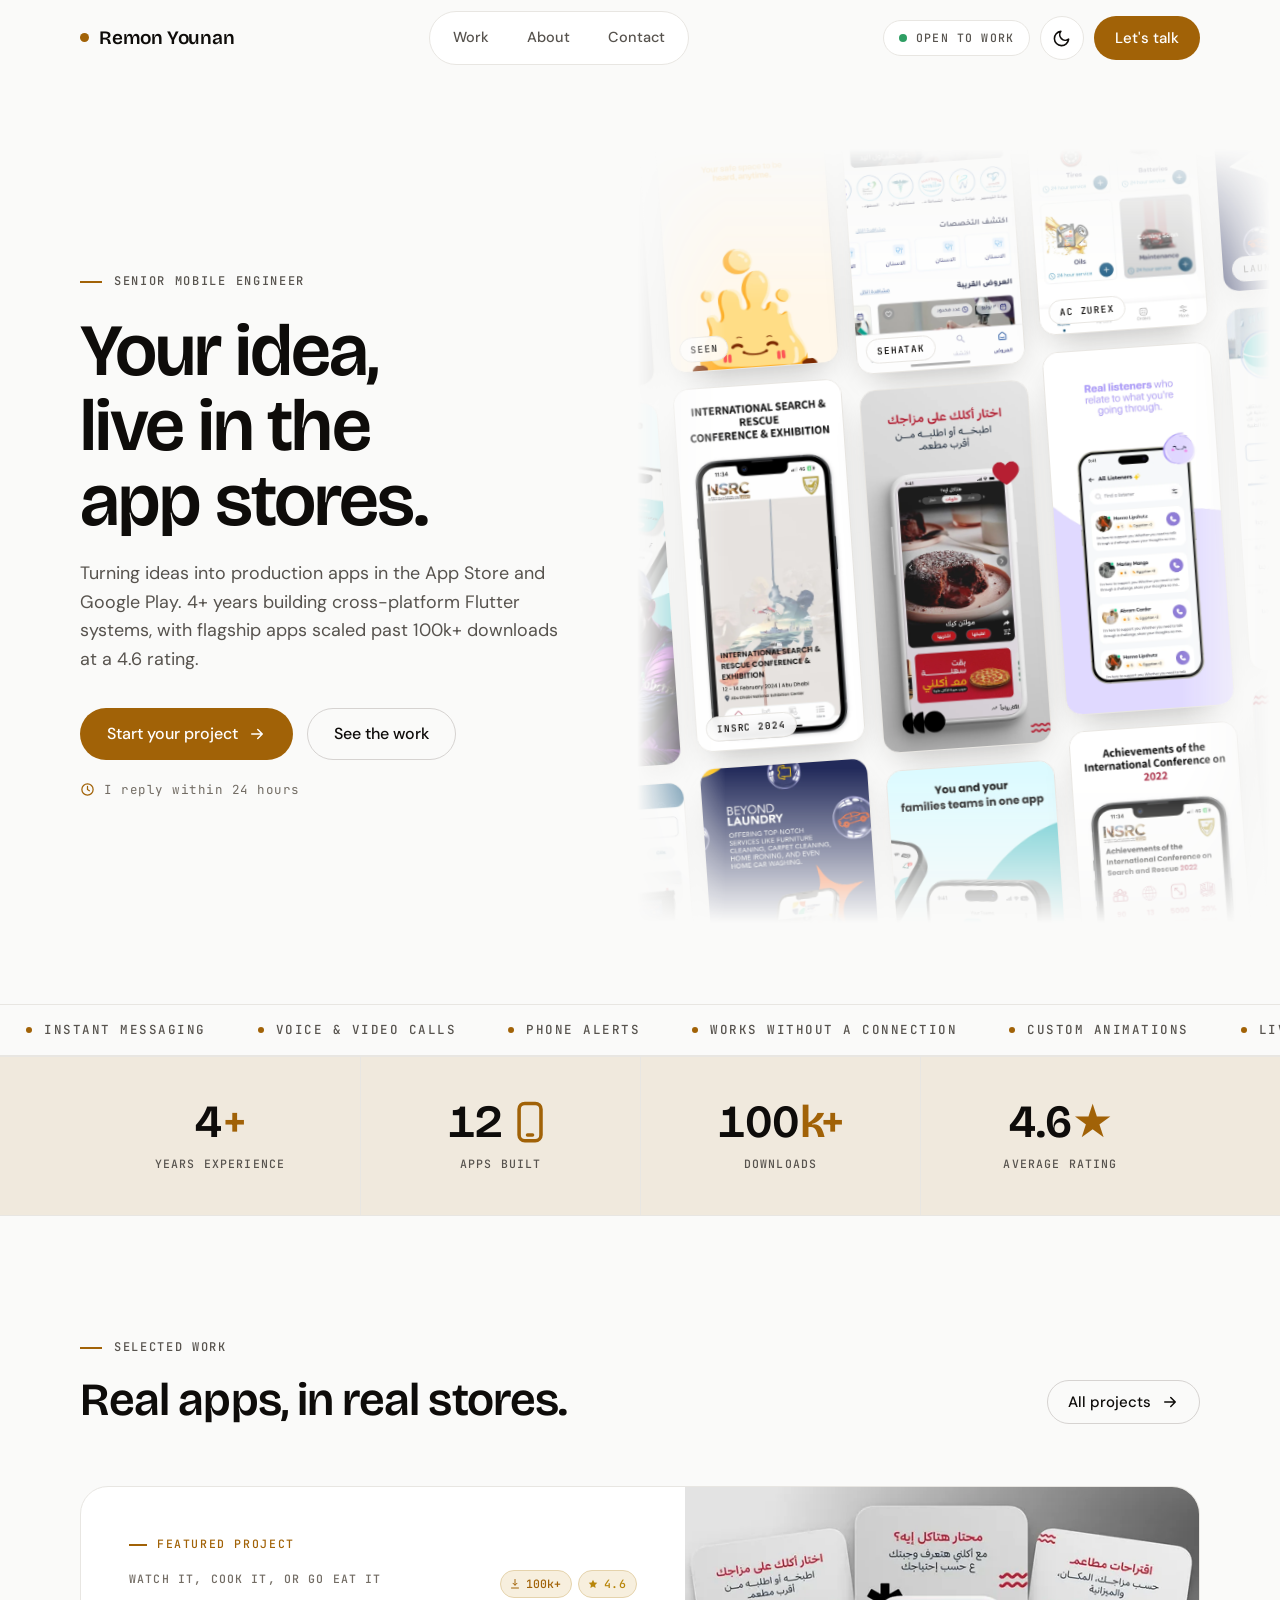
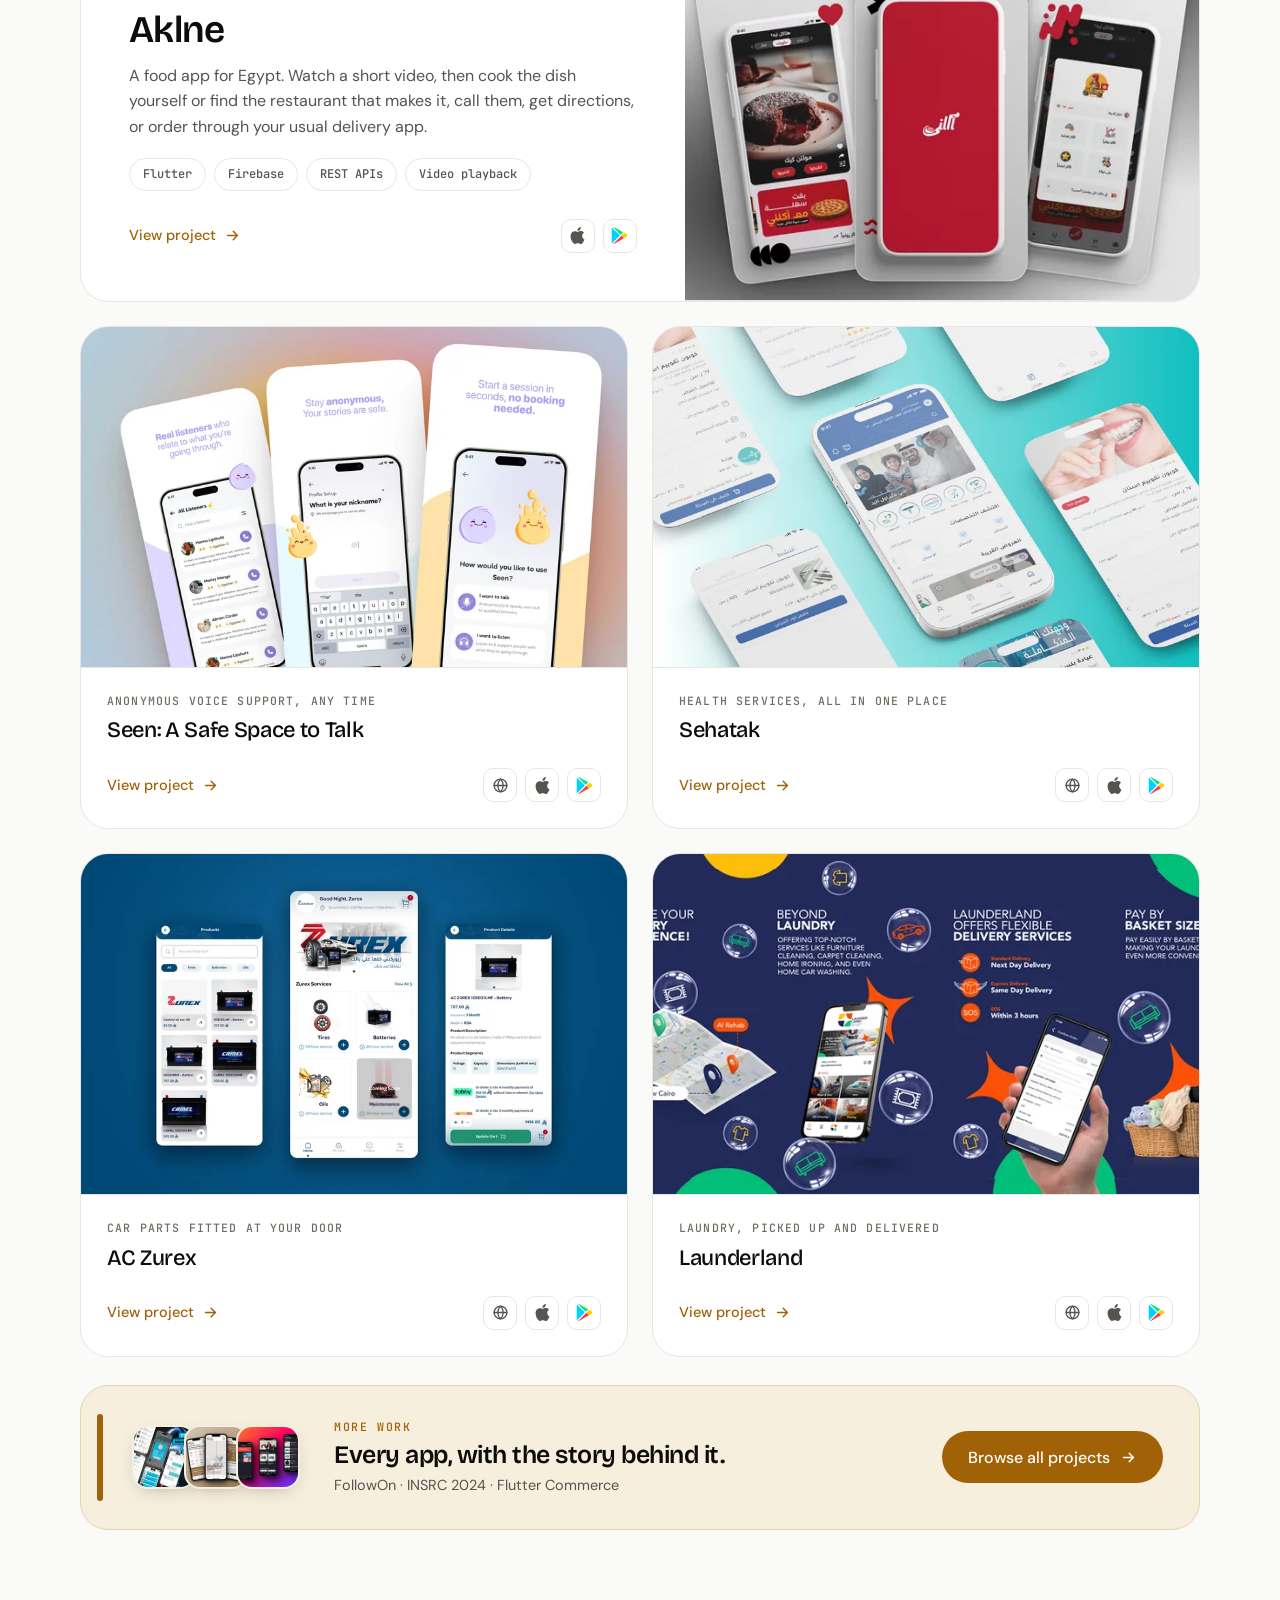
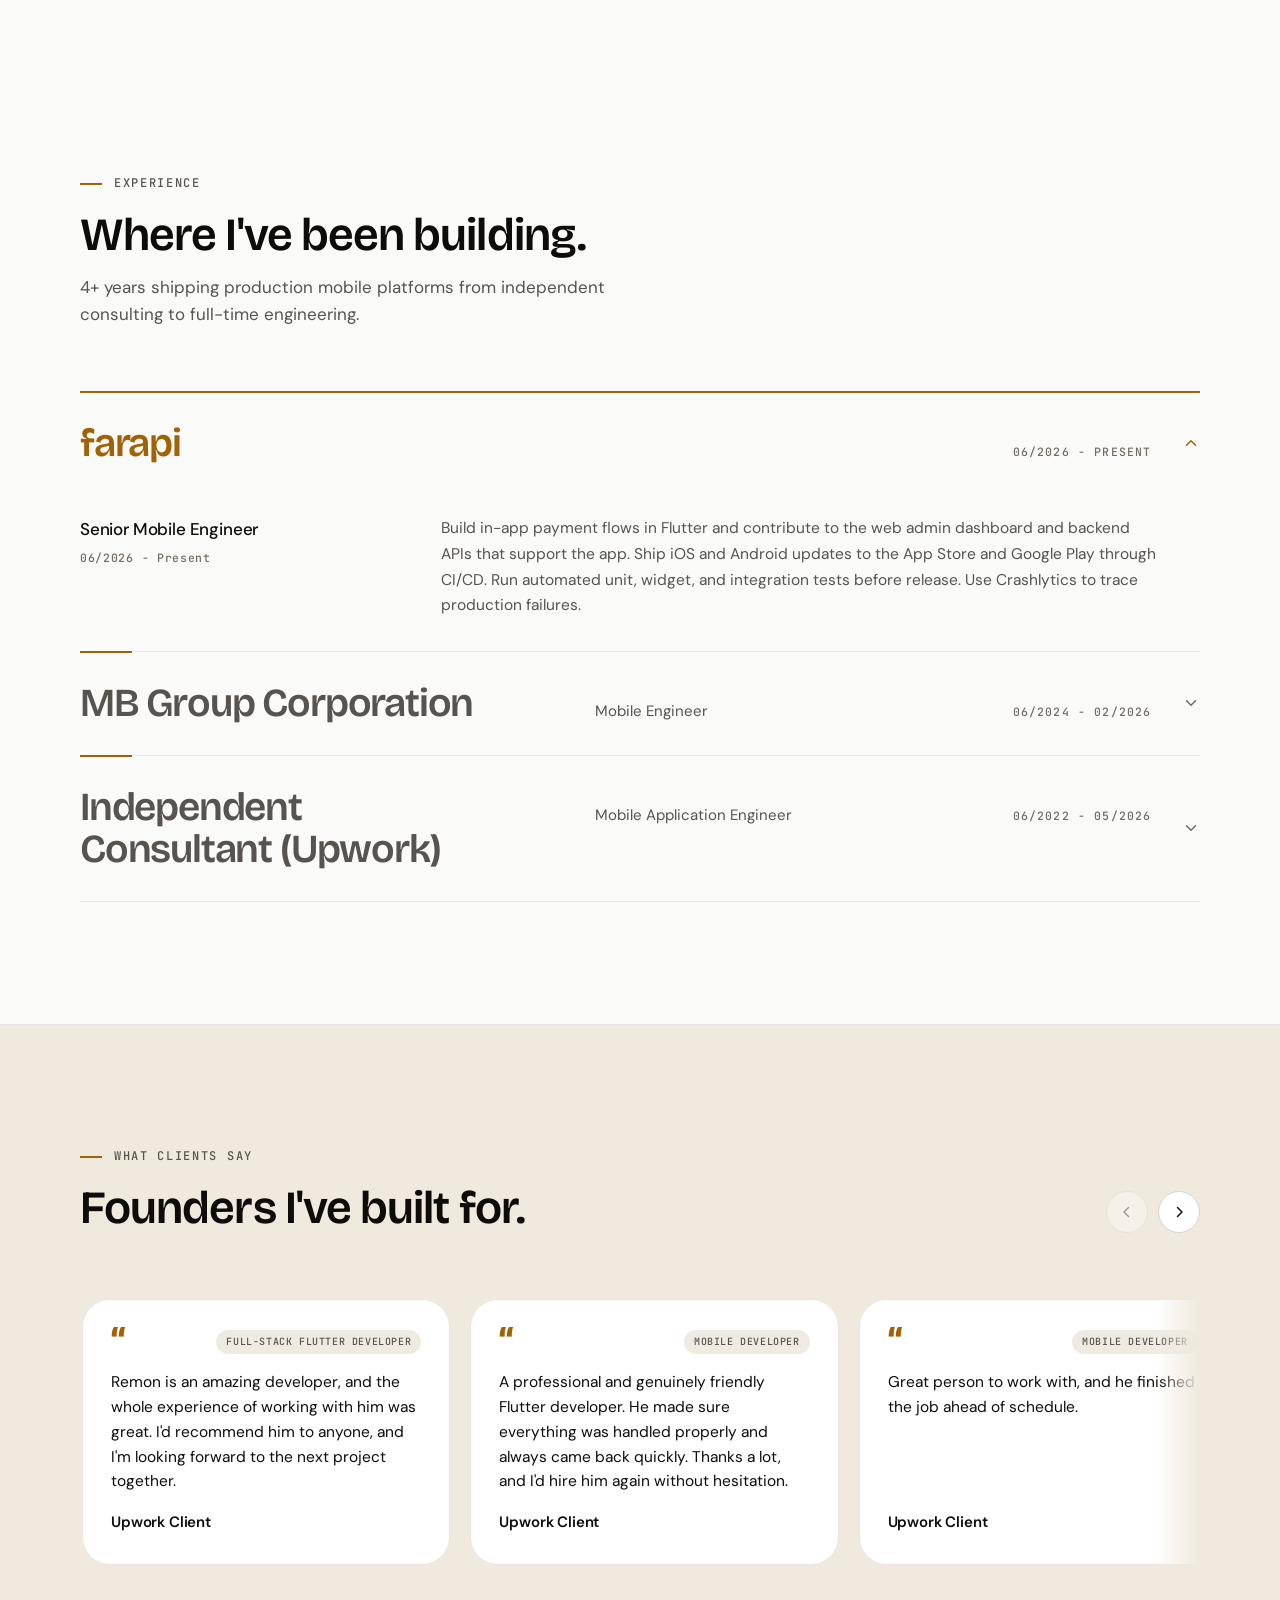
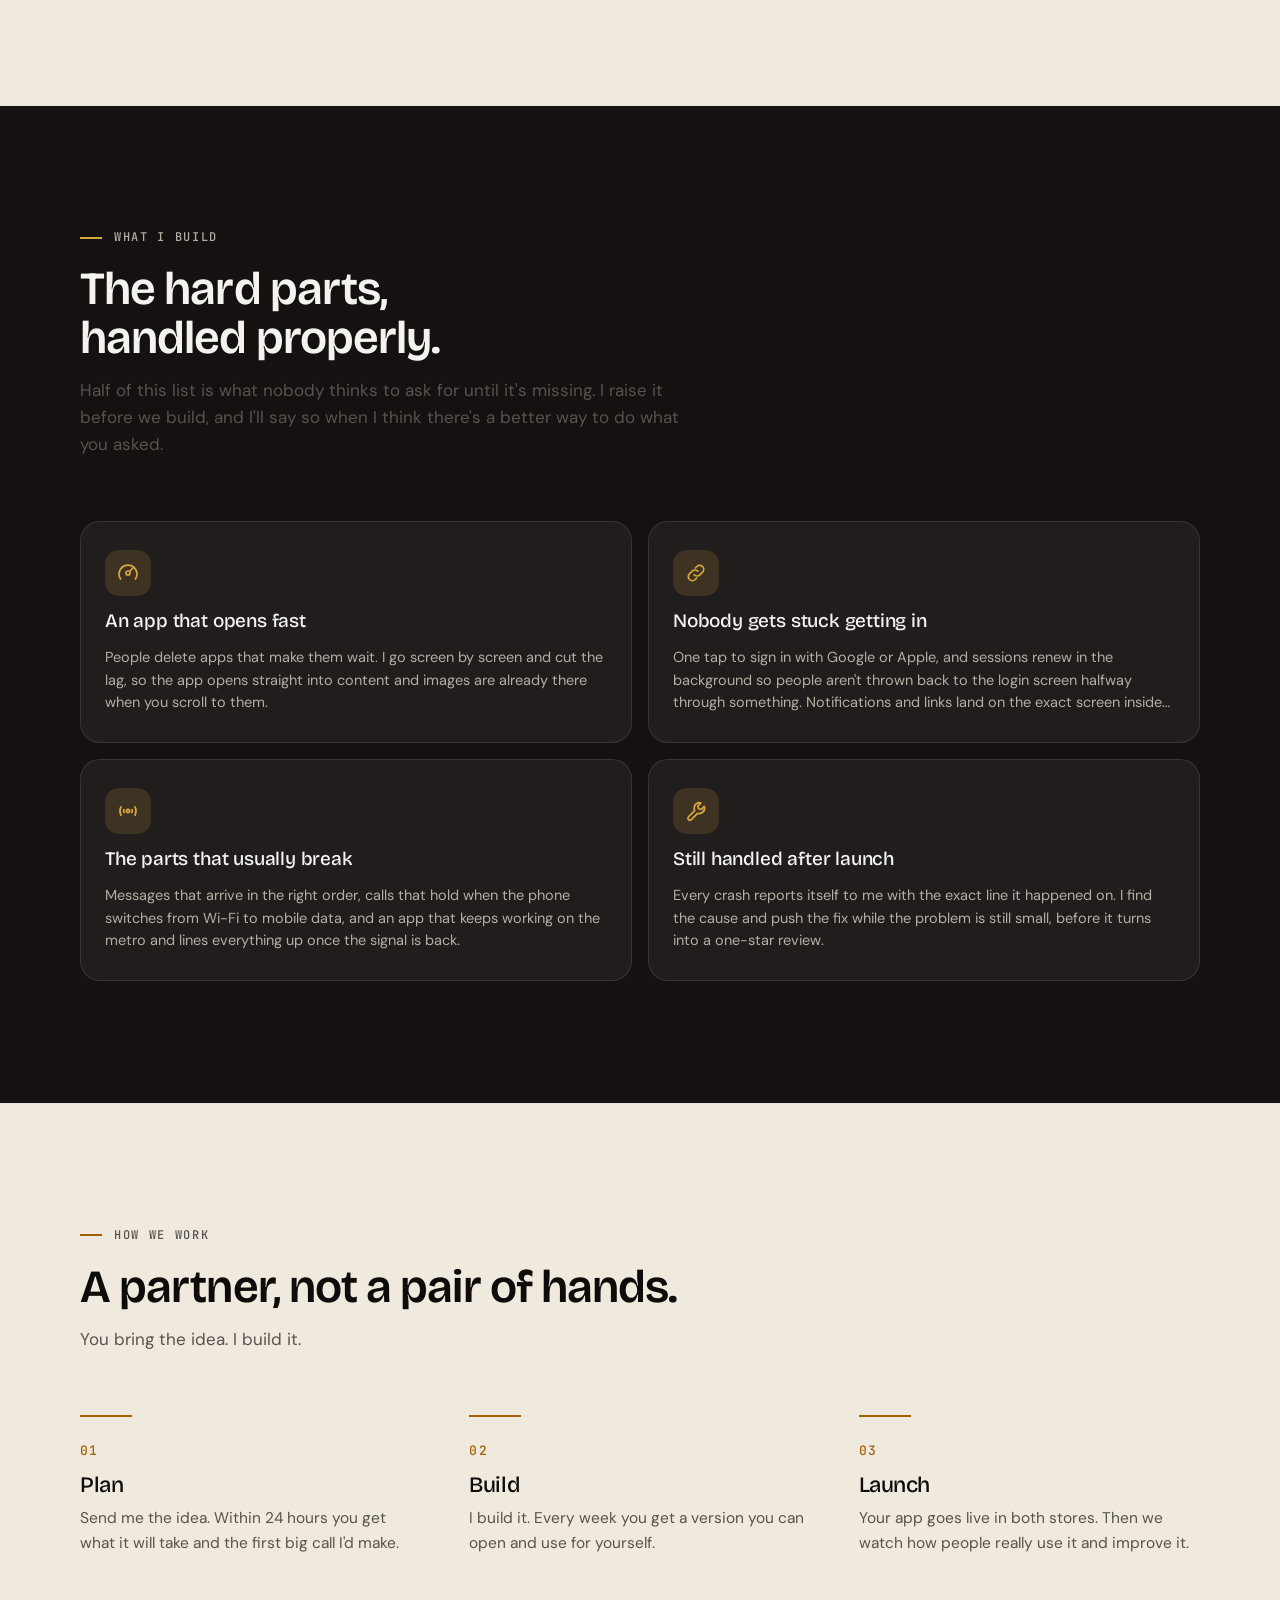
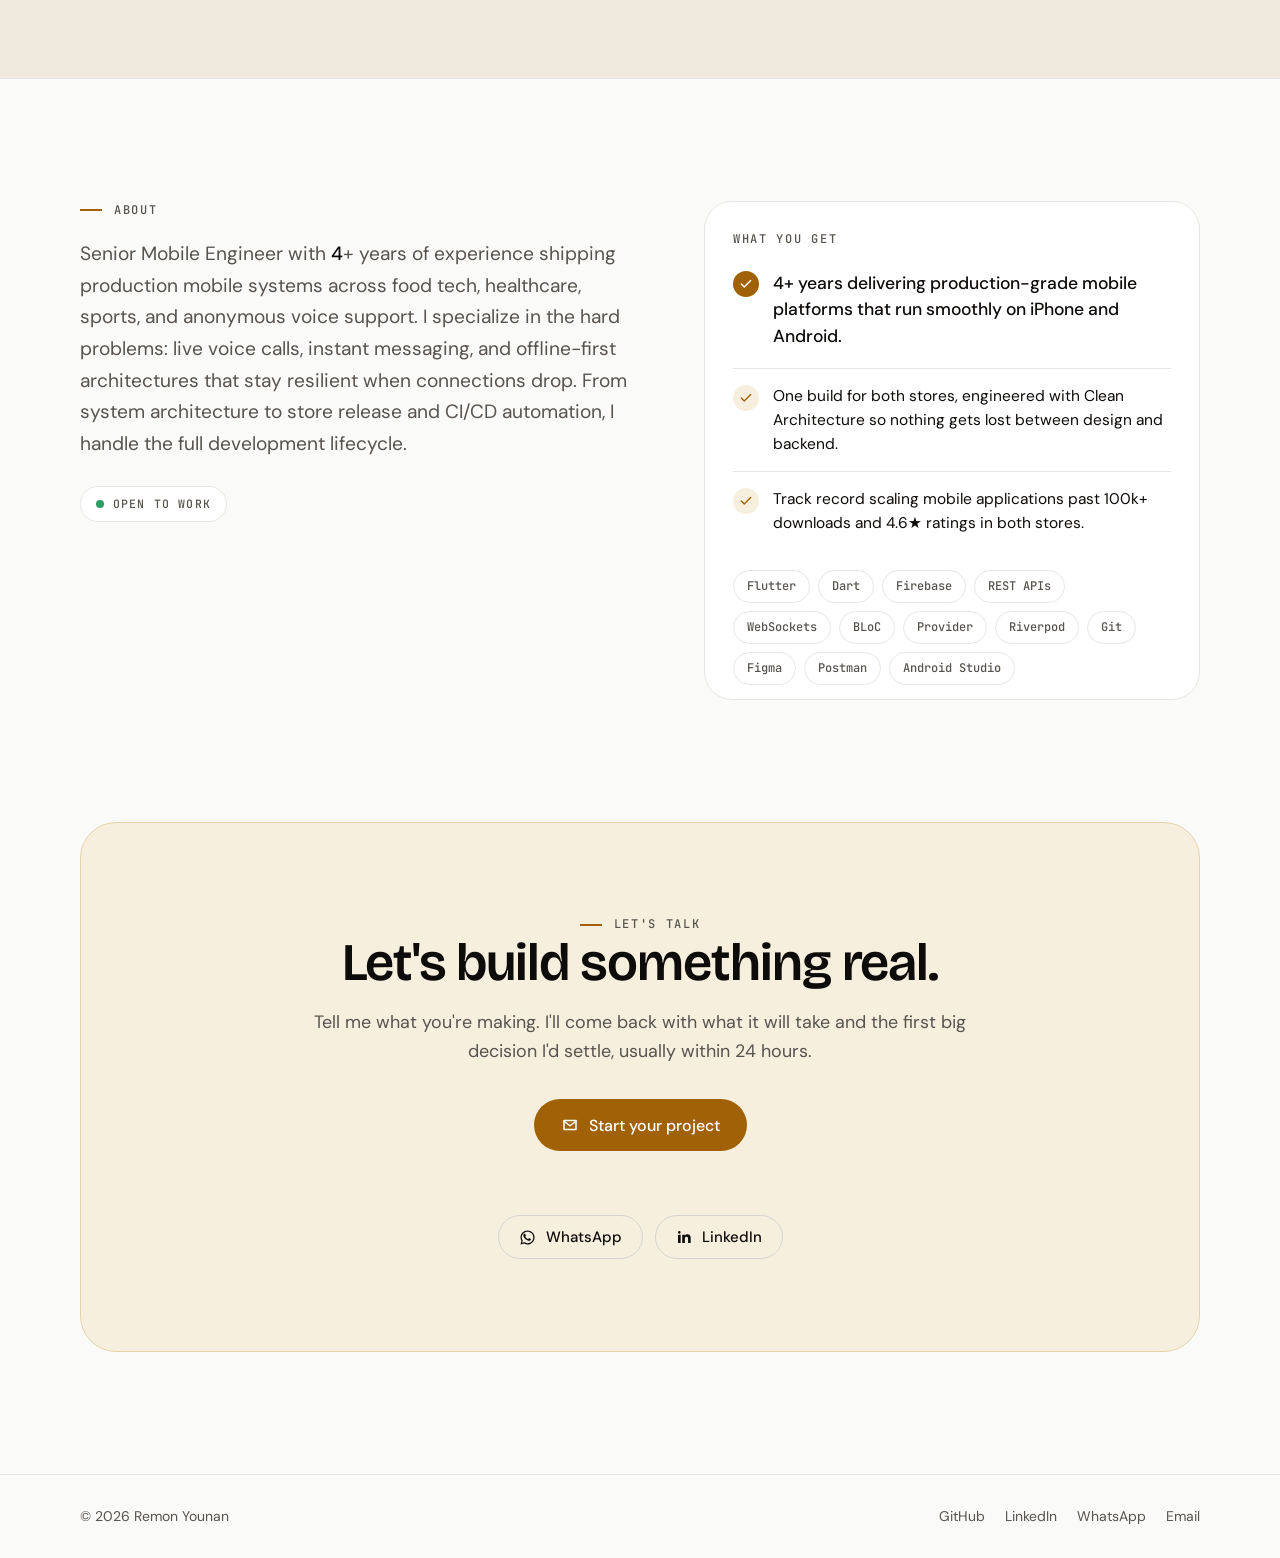
<file: public/index.html>
<!doctype html>
<html lang="en" data-theme="light">
  <head>
    <meta charset="UTF-8" />
    <meta name="viewport" content="width=device-width, initial-scale=1" />
    <title>Remon Younan | Senior Mobile Engineer</title>
    <meta
      name="description"
      content="Senior Mobile Engineer with 4+ years of experience turning ideas into production apps in the App Store and Google Play. Flagship apps scaled past 100k+ downloads at a 4.6 rating."
    />
    <meta name="color-scheme" content="light dark" />
    <meta name="theme-color" content="#FAFAF9" />

    <!-- Icons. The SVG is what modern browsers take; the .ico carries
         16/32/48 for older ones and Windows pins. Regenerate the set with
         tools/brand/build.py. -->
    <link rel="icon" href="assets/brand/favicon.svg" type="image/svg+xml" />
    <link rel="icon" href="assets/brand/favicon.ico" sizes="48x48" />
    <link rel="apple-touch-icon" href="assets/brand/apple-touch-icon.png" />

    <!-- The site answers on two hosts (GitHub Pages and the Cloudflare
         Worker), so the canonical names one of them and search engines
         stop treating the pair as duplicates. -->
    <link rel="canonical" href="https://remonyounan.github.io/" />

    <!-- Social preview. Absolute URLs: scrapers do not resolve relative
         paths. -->
    <meta property="og:type" content="website" />
    <meta property="og:site_name" content="Remon Younan" />
    <meta property="og:title" content="Remon Younan — Senior Mobile Engineer" />
    <meta property="og:description" content="Senior Mobile Engineer with 4+ years of experience turning ideas into production apps in the App Store and Google Play. Flagship apps scaled past 100k+ downloads at a 4.6 rating." />
    <meta property="og:url" content="https://remonyounan.github.io/" />
    <meta property="og:image" content="https://remonyounan.github.io/assets/brand/og.png" />
    <meta property="og:image:type" content="image/png" />
    <meta property="og:image:width" content="1200" />
    <meta property="og:image:height" content="630" />
    <meta property="og:image:alt" content="Remon Younan — Senior Mobile Engineer. 4+ years experience, 100k+ downloads, 4.6 average rating." />
    <meta name="twitter:card" content="summary_large_image" />


    <!-- Microsoft Clarity: heatmaps + session replay. Skipped on local
         origins so development traffic stays out of the reports. -->
    <script>
      (function () {
        var h = location.hostname;
        if (
          !h ||
          h === "localhost" ||
          h === "127.0.0.1" ||
          h === "[::1]" ||
          h === "::1" ||
          h.endsWith(".local")
        )
          return;
        (function (c, l, a, r, i, t, y) {
          c[a] =
            c[a] ||
            function () {
              (c[a].q = c[a].q || []).push(arguments);
            };
          t = l.createElement(r);
          t.async = 1;
          t.src = "https://www.clarity.ms/tag/" + i;
          y = l.getElementsByTagName(r)[0];
          y.parentNode.insertBefore(t, y);
        })(window, document, "clarity", "script", "ykuj82xv8p");
      })();
    </script>

    <link rel="preconnect" href="https://fonts.googleapis.com" />
    <link rel="preconnect" href="https://fonts.gstatic.com" crossorigin />
    <link
      href="https://fonts.googleapis.com/css2?family=Bricolage+Grotesque:opsz,wght@12..96,500;12..96,600;12..96,700&family=DM+Sans:opsz,wght@9..40,400;9..40,500;9..40,600&family=JetBrains+Mono:wght@400;500&display=swap"
      rel="stylesheet"
    />
    <link rel="stylesheet" href="styles/main.css" />
  <link rel="stylesheet" href="styles/contact-modal.css" />

    <script>
      // Theme: default light; honor saved choice; no flash of wrong theme.
      (function () {
        function paintThemeColor() {
          var m = document.querySelector('meta[name="theme-color"]');
          if (m) m.setAttribute("content", document.documentElement.getAttribute("data-theme") === "dark" ? "#0E0C08" : "#FAFAF9");
        }
        window.paintThemeColor = paintThemeColor;
        try {
          var q = new URLSearchParams(location.search).get("theme");
          var t =
            q === "dark" || q === "light" ? q : localStorage.getItem("theme");
          if (t === "dark" || t === "light")
            document.documentElement.setAttribute("data-theme", t);
        } catch (e) {}
        paintThemeColor();
        document.documentElement.classList.add("js");
      })();
    </script>
  </head>
  <body data-page="home">
    <a class="skip-link" href="#main">Skip to content</a>

    <header class="nav" id="nav">
      <div class="container nav__inner">
        <a class="nav__brand" href="index.html" data-brand></a>
        <nav class="nav__links" aria-label="Primary">
          <a href="index.html#work">Work</a>
          <a href="index.html#about">About</a>
          <a href="index.html#contact">Contact</a>
        </nav>
        <div class="nav__actions">
          <span class="nav__availability" data-availability></span>
          <button
            class="icon-btn"
            data-theme-toggle
            aria-label="Toggle color theme"
          ></button>
          <a class="btn btn--gold btn--sm nav__cta" data-nav-cta>Let's talk</a>
          <button
            class="icon-btn nav__hamburger"
            data-menu-toggle
            aria-label="Open menu"
            aria-expanded="false"
          ></button>
        </div>
      </div>
      <div class="nav__menu" data-menu>
        <a href="index.html#work">Work</a>
        <a href="index.html#about">About</a>
        <a href="index.html#contact">Contact</a>
        <a class="btn btn--gold" data-nav-cta>Let's talk</a>
      </div>
    </header>

    <main id="main">
      <!-- HERO -->
      <section class="hero">
        <div class="container hero__inner">
          <div class="hero__copy">
            <div class="hero__eyebrow-row">
              <span class="eyebrow" data-hero-eyebrow></span>
            </div>
            <h1 data-hero-title></h1>
            <p class="hero__sub" data-hero-sub></p>
            <div class="hero__cta">
              <a class="btn btn--gold" data-hero-primary>
                Start your project
                <svg
                  class="arrow"
                  width="18"
                  height="18"
                  viewBox="0 0 24 24"
                  fill="none"
                  stroke="currentColor"
                  stroke-width="2"
                  stroke-linecap="round"
                  stroke-linejoin="round"
                >
                  <path d="M5 12h14M13 6l6 6-6 6" />
                </svg>
              </a>
              <a class="btn btn--ghost" href="#work">See the work</a>
            </div>
            <p class="hero__note" data-hero-note></p>
          </div>
          <div class="hero__visual reveal">
            <div class="hero__tile hero__tile--wall">
              <div class="app-wall" data-hero-wall></div>
            </div>
          </div>
        </div>
      </section>

      <!-- STRENGTHS MARQUEE -->
      <section class="marquee" data-marquee-section aria-label="What I build">
        <div class="marquee__track" data-strengths-marquee></div>
      </section>

      <!-- STATS -->
      <section class="stats" data-stats-section>
        <div class="container">
          <div class="stats__grid" data-stats></div>
        </div>
      </section>

      <!-- WORK -->
      <section class="section" id="work">
        <div class="container">
          <div class="section__head section__head--row reveal">
            <div>
              <span class="eyebrow">Selected work</span>
              <h2>Real apps, in real stores.</h2>
            </div>
            <a class="btn btn--ghost btn--sm" href="projects.html">
              All projects
              <svg
                class="arrow"
                width="18"
                height="18"
                viewBox="0 0 24 24"
                fill="none"
                stroke="currentColor"
                stroke-width="2"
                stroke-linecap="round"
                stroke-linejoin="round"
              >
                <path d="M5 12h14M13 6l6 6-6 6" />
              </svg>
            </a>
          </div>
          <div class="work-grid" data-work></div>
          <a class="work-more reveal" href="projects.html" data-work-more hidden></a>
        </div>
      </section>

      <!-- EXPERIENCE -->
      <section class="section" id="experience" data-experience-section>
        <div class="container">
          <div class="section__head reveal">
            <span class="eyebrow">Experience</span>
            <h2>Where I've been building.</h2>
            <p class="lede">
              4+ years shipping production mobile platforms from independent consulting to full-time engineering.
            </p>
          </div>
          <div class="roster" data-experience></div>
        </div>
      </section>

      <!-- TESTIMONIALS -->
      <section class="section section--surface" data-testimonials-section>
        <div class="container">
          <div class="section__head section__head--row reveal">
            <div>
              <span class="eyebrow">What clients say</span>
              <h2>Founders I've built for.</h2>
            </div>
            <div class="tst-nav" data-tst-nav hidden>
              <button class="tst-nav__btn" type="button" data-tst-prev aria-label="Previous reviews">
                <svg width="18" height="18" viewBox="0 0 24 24" fill="none" stroke="currentColor" stroke-width="1.9" stroke-linecap="round" stroke-linejoin="round" aria-hidden="true"><path d="m14 6-6 6 6 6"/></svg>
              </button>
              <button class="tst-nav__btn" type="button" data-tst-next aria-label="More reviews">
                <svg width="18" height="18" viewBox="0 0 24 24" fill="none" stroke="currentColor" stroke-width="1.9" stroke-linecap="round" stroke-linejoin="round" aria-hidden="true"><path d="m10 6 6 6-6 6"/></svg>
              </button>
            </div>
          </div>
          <div class="tst-rail reveal" data-testimonials tabindex="0" role="region" aria-label="Client reviews"></div>
        </div>
      </section>

      <!-- CAPABILITIES -->
      <section class="section section--ink" data-caps-section>
        <div class="container">
          <div class="section__head reveal">
            <span class="eyebrow">What I build</span>
            <h2>The hard parts, handled properly.</h2>
            <p class="lede">Half of this list is what nobody thinks to ask for until it's missing. I raise it before we build, and I'll say so when I think there's a better way to do what you asked.</p>
          </div>
          <div class="cap-grid" data-caps></div>
        </div>
      </section>

      <!-- PROCESS -->
      <section class="section section--surface" data-process-section>
        <div class="container">
          <div class="section__head reveal">
            <span class="eyebrow">How we work</span>
            <h2>A partner, not a pair of hands.</h2>
            <p class="lede">You bring the idea. I build it.</p>
          </div>
          <div class="process-grid" data-process></div>
        </div>
      </section>

      <!-- ABOUT -->
      <section class="section" id="about">
        <div class="container">
          <div class="about-grid">
            <div class="reveal">
              <span class="eyebrow">About</span>
              <p class="about__bio" data-bio></p>
              <div class="about__chips">
                <span class="chip"
                  ><span class="chip__dot"></span
                  ><span data-availability-text></span
                ></span>
                <span class="chip" data-location-chip></span>
              </div>
            </div>
            <div class="pitch-card reveal" data-pitch-card>
              <p class="pitch-card__title" data-pitch-title>What you get</p>
              <ul data-pitch></ul>
              <div class="skill-tags" data-skills></div>
            </div>
          </div>
        </div>
      </section>

      <!-- CONTACT -->
      <section class="section section--tight" id="contact">
        <div class="container">
          <div class="cta-panel reveal">
            <span
              class="eyebrow"
              style="justify-content: center"
              data-contact-eyebrow
              >Let's talk</span
            >
            <h2 data-contact-heading></h2>
            <p class="lede" data-contact-text></p>
            <a class="btn btn--gold" data-contact-cta>
              <svg
                width="18"
                height="18"
                viewBox="0 0 24 24"
                fill="none"
                stroke="currentColor"
                stroke-width="2"
                stroke-linecap="round"
                stroke-linejoin="round"
              >
                <path d="M4 6h16v12H4z" />
                <path d="m4 7 8 6 8-6" />
              </svg>
              <span data-contact-cta-label></span>
            </a>
            <div class="cta-links" data-contact-links></div>
          </div>
        </div>
      </section>
    </main>

    <footer class="footer">
      <div class="container footer__inner">
        <span data-copyright></span>
        <div class="footer__links" data-footer-links></div>
      </div>
    </footer>

    <script src="config.js"></script>
    <script src="js/main.js"></script>
  <script src="js/contact-modal.js"></script>
  </body>
</html>
</file>
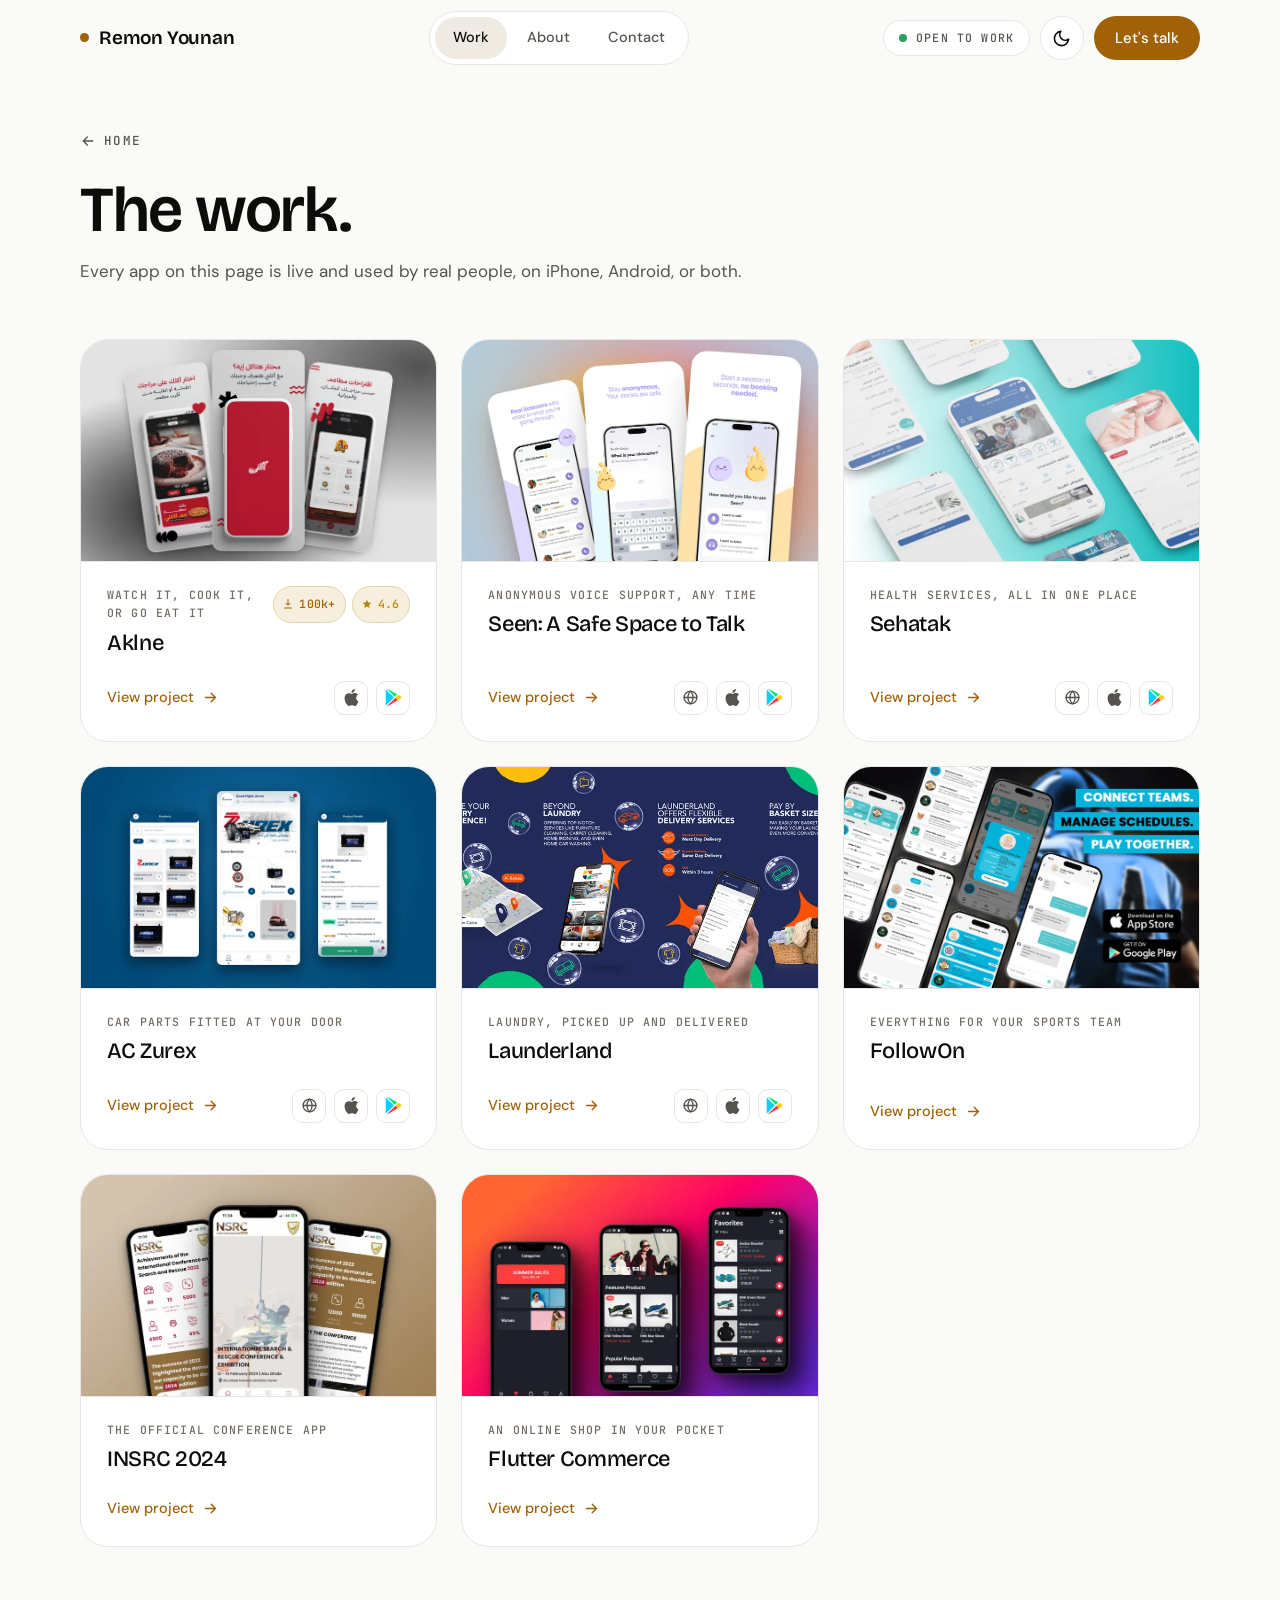
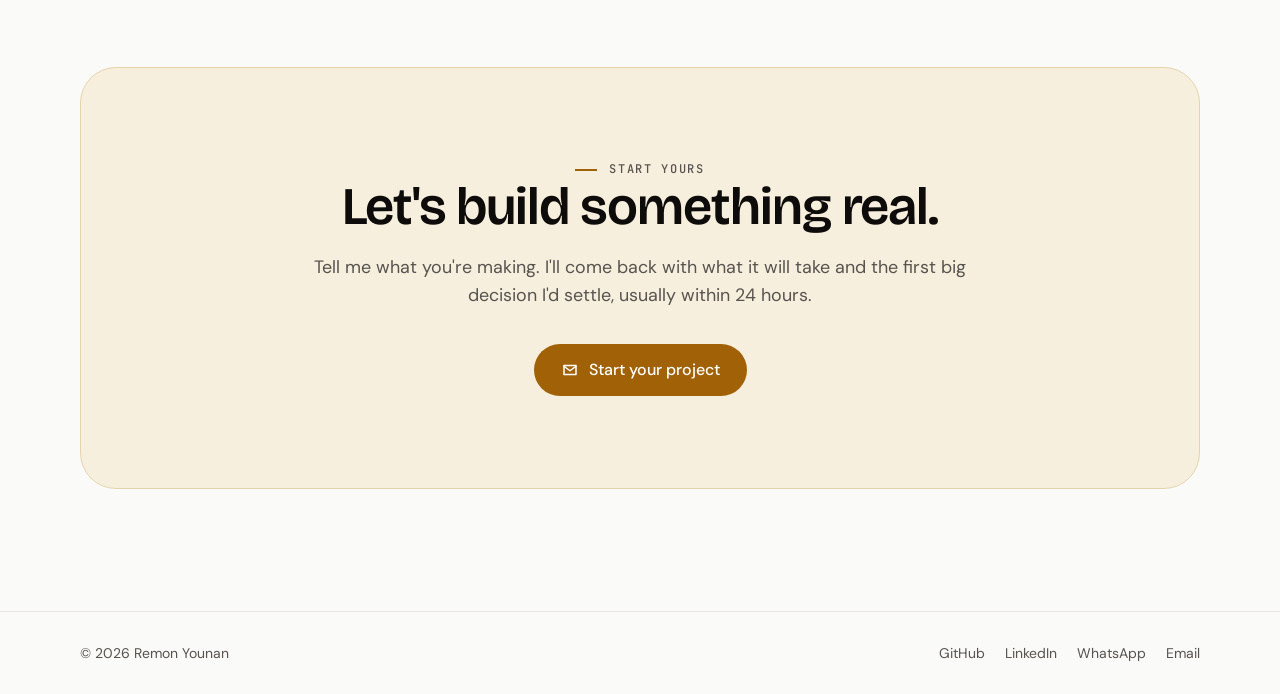
<file: public/projects.html>
<!DOCTYPE html>
<html lang="en" data-theme="light">
<head>
  <meta charset="UTF-8" />
  <meta name="viewport" content="width=device-width, initial-scale=1" />
  <title>My work | Remon Younan</title>
  <meta name="description" content="Every app I've built: messaging, calls, shopping, and apps that keep working without a connection, on iPhone and Android." />
  <meta name="color-scheme" content="light dark" />
  <meta name="theme-color" content="#FAFAF9" />

  <!-- Icons. The SVG is what modern browsers take; the .ico carries
       16/32/48 for older ones and Windows pins. Regenerate the set with
       tools/brand/build.py. -->
  <link rel="icon" href="assets/brand/favicon.svg" type="image/svg+xml" />
  <link rel="icon" href="assets/brand/favicon.ico" sizes="48x48" />
  <link rel="apple-touch-icon" href="assets/brand/apple-touch-icon.png" />

  <!-- The site answers on two hosts (GitHub Pages and the Cloudflare
       Worker), so the canonical names one of them and search engines
       stop treating the pair as duplicates. -->
  <link rel="canonical" href="https://remonyounan.github.io/projects.html" />

  <!-- Social preview. Absolute URLs: scrapers do not resolve relative
       paths. -->
  <meta property="og:type" content="website" />
  <meta property="og:site_name" content="Remon Younan" />
  <meta property="og:title" content="My work — Remon Younan" />
  <meta property="og:description" content="Every app I've built: messaging, calls, shopping, and apps that keep working without a connection, on iPhone and Android." />
  <meta property="og:url" content="https://remonyounan.github.io/projects.html" />
  <meta property="og:image" content="https://remonyounan.github.io/assets/brand/og.png" />
  <meta property="og:image:type" content="image/png" />
  <meta property="og:image:width" content="1200" />
  <meta property="og:image:height" content="630" />
  <meta property="og:image:alt" content="Remon Younan — I design and build mobile apps. 12 apps built, 100k+ downloads, 4.6 average rating." />
  <meta name="twitter:card" content="summary_large_image" />


  <!-- Microsoft Clarity: heatmaps + session replay. Skipped on local
       origins so development traffic stays out of the reports. -->
  <script>
    (function () {
      var h = location.hostname;
      if (
        !h ||
        h === "localhost" ||
        h === "127.0.0.1" ||
        h === "[::1]" ||
        h === "::1" ||
        h.endsWith(".local")
      )
        return;
      (function (c, l, a, r, i, t, y) {
        c[a] =
          c[a] ||
          function () {
            (c[a].q = c[a].q || []).push(arguments);
          };
        t = l.createElement(r);
        t.async = 1;
        t.src = "https://www.clarity.ms/tag/" + i;
        y = l.getElementsByTagName(r)[0];
        y.parentNode.insertBefore(t, y);
      })(window, document, "clarity", "script", "ykuj82xv8p");
    })();
  </script>

  <link rel="preconnect" href="https://fonts.googleapis.com" />
  <link rel="preconnect" href="https://fonts.gstatic.com" crossorigin />
  <link href="https://fonts.googleapis.com/css2?family=Bricolage+Grotesque:opsz,wght@12..96,500;12..96,600;12..96,700&family=DM+Sans:opsz,wght@9..40,400;9..40,500;9..40,600&family=JetBrains+Mono:wght@400;500&display=swap" rel="stylesheet" />
  <link rel="stylesheet" href="styles/main.css" />
  <link rel="stylesheet" href="styles/contact-modal.css" />

  <script>
    (function () {
      function paintThemeColor() {
        var m = document.querySelector('meta[name="theme-color"]');
        if (m) m.setAttribute("content", document.documentElement.getAttribute("data-theme") === "dark" ? "#0E0C08" : "#FAFAF9");
      }
      window.paintThemeColor = paintThemeColor;
      try {
        var q = new URLSearchParams(location.search).get("theme");
        var t = (q === "dark" || q === "light") ? q : localStorage.getItem("theme");
        if (t === "dark" || t === "light") document.documentElement.setAttribute("data-theme", t);
      } catch (e) {}
      paintThemeColor();
      document.documentElement.classList.add("js");
    })();
  </script>
</head>
<body data-page="projects">
  <a class="skip-link" href="#main">Skip to content</a>

  <header class="nav" id="nav">
    <div class="container nav__inner">
      <a class="nav__brand" href="index.html" data-brand></a>
      <nav class="nav__links" aria-label="Primary">
        <a href="index.html#work" class="active">Work</a>
        <a href="index.html#about">About</a>
        <a href="index.html#contact">Contact</a>
      </nav>
      <div class="nav__actions">
        <span class="nav__availability" data-availability></span>
        <button class="icon-btn" data-theme-toggle aria-label="Toggle color theme"></button>
        <a class="btn btn--gold btn--sm nav__cta" data-nav-cta>Let's talk</a>
        <button class="icon-btn nav__hamburger" data-menu-toggle aria-label="Open menu" aria-expanded="false"></button>
      </div>
    </div>
    <div class="nav__menu" data-menu>
      <a href="index.html#work">Work</a>
      <a href="index.html#about">About</a>
      <a href="index.html#contact">Contact</a>
      <a class="btn btn--gold" data-nav-cta>Let's talk</a>
    </div>
  </header>

  <main id="main">
    <div class="container page-head">
      <a class="back-link" href="index.html">
        <svg width="16" height="16" viewBox="0 0 24 24" fill="none" stroke="currentColor" stroke-width="2" stroke-linecap="round" stroke-linejoin="round"><path d="M19 12H5M11 18l-6-6 6-6"/></svg>
        Home
      </a>
      <h1>The work.</h1>
      <p class="lede">Every app on this page is live and used by real people, on iPhone, Android, or both.</p>
    </div>

    <div class="container">
      <div class="projects-grid" data-all-projects></div>
    </div>

    <section class="section section--tight">
      <div class="container">
        <div class="cta-panel reveal">
          <span class="eyebrow" style="justify-content:center">Start yours</span>
          <h2 data-contact-heading></h2>
          <p class="lede" data-contact-text></p>
          <a class="btn btn--gold" data-contact-cta>
            <svg width="18" height="18" viewBox="0 0 24 24" fill="none" stroke="currentColor" stroke-width="2" stroke-linecap="round" stroke-linejoin="round"><path d="M4 6h16v12H4z"/><path d="m4 7 8 6 8-6"/></svg>
            <span data-contact-cta-label></span>
          </a>
        </div>
      </div>
    </section>
  </main>

  <footer class="footer">
    <div class="container footer__inner">
      <span data-copyright></span>
      <div class="footer__links" data-footer-links></div>
    </div>
  </footer>

  <script src="config.js"></script>
  <script src="js/main.js"></script>
  <script src="js/contact-modal.js"></script>
</body>
</html>
</file>
<file: public/styles/main.css>
/* ==========================================================================
   Remon Younan — Flutter Product Partner
   Design system: "Premium black + gold" (light default, dark derived)
   Type: Bricolage Grotesque (display) · DM Sans (body) · JetBrains Mono (technical)
   ========================================================================== */

/* ---------- Reset ---------- */
*, *::before, *::after { box-sizing: border-box; }
html { -webkit-text-size-adjust: 100%; scroll-behavior: smooth; }
body { margin: 0; }
img { max-width: 100%; display: block; }
button, input { font: inherit; }
a { color: inherit; }
h1, h2, h3, h4, p, figure, blockquote, dl, dd { margin: 0; }
ul[role="list"], ol[role="list"] { list-style: none; margin: 0; padding: 0; }

/* ---------- Tokens ---------- */
:root {
  --font-display: "Bricolage Grotesque", "DM Sans", system-ui, sans-serif;
  --font-body: "DM Sans", system-ui, -apple-system, "Segoe UI", sans-serif;
  --font-mono: "JetBrains Mono", ui-monospace, SFMono-Regular, Menlo, monospace;

  --r-sm: 12px;
  --r-md: 20px;
  --r-lg: 28px;
  --r-xl: 36px;

  --nav-h: 76px;
  --ease: cubic-bezier(.22, .61, .36, 1);
}

:root,
:root[data-theme="light"] {
  color-scheme: light;
  --bg: #FAFAF9;
  --card: #FFFFFF;
  --ink: #0E0C0A;
  --muted: #57534E;
  --faint: #726C64; /* ≥4.5:1 on --bg for small mono labels (WCAG AA) */
  --border: #E8E6E2;
  --border-strong: #D6D3D1;
  --accent: #A16207;
  --accent-ink: #FFFFFF;
  --accent-hover: #875207;
  --surface: #F0E9DD;
  --tile: #EFEBE3;
  --gold-tint: #F7EFDE;
  --gold-edge: #E5D3AC;
  --panel: #151110;
  --panel-ink: #F5F3F0;
  --panel-muted: #B5AEA5;
  --panel-card: rgba(255, 255, 255, .05);
  --panel-border: rgba(255, 255, 255, .10);
  --panel-accent: #D9A83D;
  --live: #2E9E63;
  --phone: #241F1B;
  /* iPhone mockup rail. Titanium ramp read as one gradient token so each theme
     can place the body against its own ground. */
  --device-body: linear-gradient(150deg, #6b6459 0%, #2c2825 18%, #1a1817 48%, #423c33 76%, #211f1c 100%);
  --device-edge: #100f0e;
  --device-rim: rgb(255 255 255 / .10);
  --shadow-card: 0 2px 6px rgb(28 25 23 / .05), 0 18px 44px -14px rgb(28 25 23 / .16);
  --shadow-phone: 0 28px 64px -22px rgb(28 25 23 / .38);
}

:root[data-theme="dark"] {
  color-scheme: dark;
  /* Elevation ramp: perceptual steps of ~3-4 OKLCH L*, hue 78 (the gold).
     Depth in dark mode comes from surface lightness, not shadow. */
  --bg: #0E0C08;         /* L 15.5 - page ground */
  --card: #1F1B16;       /* L 22.5 - raised, reads above --surface */
  --ink: #F5F3F0;
  --muted: #A8A29E;
  --faint: #938E88;      /* ≥4.5:1 on --tile, the lightest surface (WCAG AA) */
  --border: rgba(255, 255, 255, .07);
  --border-strong: rgba(255, 255, 255, .16);
  --accent: #D9A83D;
  --accent-ink: #231A05;
  --accent-hover: #E6B84F;
  --surface: #171410;    /* L 19.5 - banded section */
  --tile: #28251F;       /* L 26.5 - chips, hover, active nav */
  --gold-tint: #2D1F05;
  --gold-edge: #65470F;
  --panel: #080605;      /* L 12.5 - ink band recedes BELOW the page ground */
  --panel-ink: #F5F3F0;
  --panel-muted: #A8A29E;
  --panel-card: rgba(255, 255, 255, .05);
  --panel-border: rgba(255, 255, 255, .11);
  --panel-accent: #D9A83D;
  --live: #4DBA7F;
  --phone: #312D27;
  --device-body: linear-gradient(150deg, #80796F 0%, #3B3731 18%, #2B2825 48%, #5B544B 76%, #33302B 100%);
  --device-edge: #171614;
  --device-rim: rgb(255 255 255 / .17);
  --shadow-card: 0 1px 2px rgb(0 0 0 / .5), 0 20px 48px -16px rgb(0 0 0 / .62);
  --shadow-phone: 0 28px 72px -22px rgb(0 0 0 / .72);
}

/* ---------- Base ---------- */
body {
  background: var(--bg);
  color: var(--ink);
  font-family: var(--font-body);
  font-size: 16px;
  line-height: 1.6;
  transition: background-color .25s, color .25s;
}

::selection { background: var(--accent); color: var(--accent-ink); }

:focus-visible {
  outline: 2px solid var(--accent);
  outline-offset: 3px;
  border-radius: 4px;
}

.skip-link {
  position: absolute;
  left: 16px;
  top: -60px;
  z-index: 200;
  background: var(--ink);
  color: var(--bg);
  padding: 10px 18px;
  border-radius: 999px;
  text-decoration: none;
  font-weight: 500;
  transition: top .2s;
}
.skip-link:focus { top: 14px; }

.container { width: min(1120px, 100% - 48px); margin-inline: auto; }

h1, h2, h3 {
  font-family: var(--font-display);
  font-weight: 600;
  letter-spacing: -.02em;
  line-height: 1.08;
}

.mono {
  font-family: var(--font-mono);
  font-size: 12px;
  font-weight: 500;
  letter-spacing: .12em;
  text-transform: uppercase;
}

.eyebrow {
  font-family: var(--font-mono);
  font-size: 12px;
  font-weight: 500;
  letter-spacing: .14em;
  text-transform: uppercase;
  color: var(--muted);
  display: flex;
  align-items: center;
  gap: 12px;
}
.eyebrow::before {
  content: "";
  width: 22px;
  height: 2px;
  background: var(--accent);
  flex: none;
}

em.accent, .accent { color: var(--accent); font-style: normal; }

/* ---------- Buttons ---------- */
.btn {
  display: inline-flex;
  align-items: center;
  justify-content: center;
  gap: 10px;
  height: 52px;
  padding: 0 26px;
  border-radius: 999px;
  font-family: var(--font-body);
  font-weight: 500;
  font-size: 16px;
  text-decoration: none;
  border: 1px solid transparent;
  cursor: pointer;
  white-space: nowrap;
  transition: transform .18s var(--ease), background-color .18s, border-color .18s, color .18s, box-shadow .18s;
}
.btn:active { transform: scale(.98); }
.btn svg { transition: transform .18s var(--ease); flex: none; }
.btn:hover svg.arrow { transform: translateX(3px); }

.btn--gold { background: var(--accent); color: var(--accent-ink); }
.btn--gold:hover { background: var(--accent-hover); }

.btn--ghost { border-color: var(--border-strong); color: var(--ink); background: transparent; }
.btn--ghost:hover { border-color: var(--ink); background: var(--card); }

.btn--sm { height: 44px; padding: 0 20px; font-size: 15px; }

.icon-btn {
  width: 44px;
  height: 44px;
  border-radius: 999px;
  border: 1px solid var(--border);
  background: var(--card);
  color: var(--ink);
  display: inline-grid;
  place-items: center;
  cursor: pointer;
  transition: border-color .18s, background-color .18s, transform .18s var(--ease);
  padding: 0;
}
.icon-btn:hover { border-color: var(--border-strong); transform: translateY(-1px); }

/* ---------- Chips ---------- */
.chip {
  display: inline-flex;
  align-items: center;
  gap: 9px;
  padding: 8px 15px;
  border: 1px solid var(--border);
  border-radius: 999px;
  background: var(--card);
  font-family: var(--font-mono);
  font-size: 11.5px;
  font-weight: 500;
  letter-spacing: .1em;
  text-transform: uppercase;
  color: var(--muted);
}
.chip__dot {
  width: 8px;
  height: 8px;
  border-radius: 50%;
  background: var(--live);
  flex: none;
  animation: pulse 2.4s ease-in-out infinite;
}
@keyframes pulse {
  0%, 100% { box-shadow: 0 0 0 0 rgb(46 158 99 / .45); }
  55% { box-shadow: 0 0 0 7px rgb(46 158 99 / 0); }
}

.tech-tag {
  font-family: var(--font-mono);
  font-size: 12px;
  font-weight: 500;
  padding: 6px 13px;
  border: 1px solid var(--border);
  border-radius: 999px;
  color: var(--muted);
  white-space: nowrap;
}

/* ---------- Nav ---------- */
.nav {
  position: sticky;
  top: 0;
  z-index: 100;
  background: color-mix(in srgb, var(--bg) 88%, transparent);
  -webkit-backdrop-filter: blur(14px);
  backdrop-filter: blur(14px);
  border-bottom: 1px solid transparent;
  transition: border-color .2s, background-color .25s;
}
.nav.scrolled { border-bottom-color: var(--border); }

.nav__inner {
  height: var(--nav-h);
  display: flex;
  align-items: center;
  justify-content: space-between;
  gap: 16px;
}

.nav__brand {
  font-family: var(--font-display);
  font-weight: 600;
  font-size: 19px;
  letter-spacing: -.01em;
  text-decoration: none;
  display: inline-flex;
  align-items: center;
  gap: 10px;
}
.nav__brand-dot { width: 9px; height: 9px; border-radius: 50%; background: var(--accent); flex: none; }

.nav__links {
  display: flex;
  gap: 2px;
  padding: 5px;
  border: 1px solid var(--border);
  border-radius: 999px;
  background: var(--card);
}
.nav__links a {
  padding: 9px 18px;
  border-radius: 999px;
  font-size: 14.5px;
  font-weight: 500;
  text-decoration: none;
  color: var(--muted);
  transition: color .18s, background-color .18s;
}
.nav__links a:hover { color: var(--ink); }
.nav__links a.active { color: var(--ink); background: var(--tile); }

.nav__actions { display: flex; align-items: center; gap: 10px; }
.nav__availability { display: inline-flex; }
.nav__hamburger { display: none; }

/* Mobile menu */
.nav__menu {
  position: absolute;
  top: calc(var(--nav-h) + 8px);
  left: 16px;
  right: 16px;
  background: var(--card);
  border: 1px solid var(--border);
  border-radius: var(--r-md);
  box-shadow: var(--shadow-card);
  padding: 10px;
  display: flex;
  flex-direction: column;
  gap: 2px;
  opacity: 0;
  visibility: hidden;
  transform: translateY(-8px);
  transition: opacity .2s var(--ease), transform .2s var(--ease), visibility .2s;
}
.nav.open .nav__menu { opacity: 1; visibility: visible; transform: none; }
.nav__menu a {
  padding: 14px 18px;
  border-radius: 14px;
  text-decoration: none;
  font-weight: 500;
  font-size: 16px;
  color: var(--ink);
}
.nav__menu a:hover { background: var(--tile); }
.nav__menu .btn { margin-top: 8px; }

/* ---------- Hero ---------- */
.hero { overflow: hidden; }
.hero__inner {
  display: grid;
  grid-template-columns: .92fr 1.08fr;
  gap: clamp(40px, 6vw, 80px);
  align-items: center;
  padding-block: clamp(48px, 8vh, 96px) clamp(56px, 9vh, 104px);
}
.hero__eyebrow-row { display: flex; align-items: center; gap: 14px; flex-wrap: wrap; }
.hero h1 {
  font-size: clamp(2.7rem, 6vw, 4.6rem);
  line-height: 1.02;
  letter-spacing: -.025em;
  margin: 22px 0 20px;
  text-wrap: balance;
}
.hero__sub {
  font-size: clamp(1.05rem, 1.4vw, 1.22rem);
  line-height: 1.6;
  color: var(--muted);
  max-width: 32em;
  margin-bottom: 34px;
}
.hero__cta { display: flex; align-items: center; gap: 14px; flex-wrap: wrap; }
.hero__note {
  margin-top: 20px;
  display: flex;
  align-items: center;
  gap: 9px;
  font-family: var(--font-mono);
  font-size: 12.5px;
  letter-spacing: .04em;
  color: var(--faint);
}
.hero__note svg { color: var(--accent); }

/* min-width: 0 is load-bearing — the wall's fixed-width columns give this grid
   item a huge min-content width, which would otherwise widen the whole grid
   (squeezed copy on desktop, horizontal page scroll on phones). */
.hero__visual { position: relative; min-width: 0; }
/* Gutter the wall may spill into on wide screens (container is capped at
   1120px). 100vw counts the scrollbar, so shave 10px; .hero clips any rest. */
@media (min-width: 1024px) {
  .hero__visual { --wall-bleed: clamp(0px, calc((100vw - 1120px) / 2 - 10px), 400px); }
}
.hero__tile {
  background: var(--tile);
  border-radius: var(--r-xl);
  padding: clamp(30px, 4.5vw, 52px) clamp(24px, 4vw, 48px);
  display: flex;
  justify-content: center;
  position: relative;
  transition: background-color .25s;
}

/* Hero app wall — tilted, slow-drifting collage of shots from every app.
   Columns alternate direction and never stop on hover; the wall can be
   grabbed and thrown (see driveHeroWall). Focus holds it; reduced motion
   freezes the drift but keeps the drag.
   No tile surface, no color overlays: the collage sits straight on the
   section background and dissolves into it on every edge via an alpha mask
   (transparency, not a painted gradient — reads the same in light and dark).
   Columns are fixed-width and centered, so growing the wall shows more of
   the collage instead of scaling the shots up. */
.hero__tile--wall {
  padding: 0;
  overflow: hidden;
  background: transparent;
  border-radius: 0;
  height: min(clamp(540px, 70vw, 800px), 86vh);
  width: calc(100% + var(--wall-bleed, 0px));
  -webkit-mask-image:
    linear-gradient(to bottom, transparent 0, #000 20%, #000 80%, transparent 100%),
    linear-gradient(to right, transparent 0, #000 14%, #000 86%, transparent 100%);
  -webkit-mask-composite: source-in;
  mask-image:
    linear-gradient(to bottom, transparent 0, #000 20%, #000 80%, transparent 100%),
    linear-gradient(to right, transparent 0, #000 14%, #000 86%, transparent 100%);
  mask-composite: intersect;
}

.app-wall {
  position: absolute;
  inset: -14% -8%;
  display: flex;
  justify-content: center;
  gap: clamp(12px, 1.3vw, 17px);
  transform: rotate(-4deg);
  /* The drift is driven per frame in JS (main.js: driveHeroWall) so the wall
     can also be dragged. Selection and the browser's native image drag would
     both fight the grab, so both are off. `pan-y` keeps a touch swipe with the
     page: the wall scrolls on the same axis, and trapping it would strand a
     phone reader in the hero. */
  user-select: none;
  -webkit-user-select: none;
  touch-action: pan-y;
}
/* Only a fine pointer gets the grab affordance — a touch device would show a
   cursor nobody can see for a gesture that stays with the page. */
.app-wall--grab { cursor: grab; }
.app-wall--grab .app-wall__item { cursor: inherit; }
.app-wall--grab.is-grabbing { cursor: grabbing; }
.app-wall__col {
  /* Fixed width: item size stays constant no matter how far the wall
     expands; extra space reveals more columns, overflow clips + fades. */
  flex: 0 0 clamp(168px, 13.2vw, 212px);
  min-width: 0;
  display: flex;
  flex-direction: column;
}
/* Holds the stack and its duplicate; JS translates this, wrapping by one
   stack height so the loop is seamless in either direction. */
.app-wall__track {
  display: flex;
  flex-direction: column;
  will-change: transform;
}
.app-wall__stack {
  display: flex;
  flex-direction: column;
  gap: clamp(12px, 1.3vw, 17px);
  padding-bottom: clamp(12px, 1.3vw, 17px);
}

/* "Drag" nudge under the wall: hover-only, and gone for good after the first
   drag. Lives outside .hero__tile--wall so the tile's edge mask can't fade it. */
.app-wall__hint {
  position: absolute;
  left: 50%;
  bottom: clamp(4px, 1.6vw, 16px);
  transform: translateX(-50%) translateY(6px);
  display: inline-flex;
  align-items: center;
  gap: 7px;
  padding: 6px 13px;
  border-radius: 999px;
  background: color-mix(in srgb, var(--card) 88%, transparent);
  -webkit-backdrop-filter: blur(8px);
  backdrop-filter: blur(8px);
  border: 1px solid var(--border);
  box-shadow: var(--shadow-card);
  font-family: var(--font-mono);
  font-size: 10px;
  font-weight: 500;
  letter-spacing: .1em;
  text-transform: uppercase;
  color: var(--muted);
  white-space: nowrap;
  pointer-events: none;
  opacity: 0;
  transition: opacity .25s var(--ease), transform .25s var(--ease);
}
.app-wall__hint svg { color: var(--accent); }
.hero__visual:hover .app-wall__hint {
  opacity: 1;
  transform: translateX(-50%) translateY(0);
}

.app-wall__item {
  position: relative;
  display: block;
  border-radius: 16px;
  overflow: hidden;
  background: var(--card);
  border: 1px solid var(--border);
  box-shadow: 0 14px 34px -16px rgb(28 25 23 / .35);
  transition: transform .22s var(--ease), box-shadow .22s;
}
.app-wall__item:hover { transform: scale(1.025); box-shadow: var(--shadow-card); }
.app-wall__item img { width: 100%; height: auto; display: block; }

.app-wall__tag {
  position: absolute;
  left: 9px;
  bottom: 9px;
  padding: 4px 10px;
  border-radius: 999px;
  background: color-mix(in srgb, var(--card) 85%, transparent);
  -webkit-backdrop-filter: blur(8px);
  backdrop-filter: blur(8px);
  border: 1px solid var(--border);
  font-family: var(--font-mono);
  font-size: 9.5px;
  font-weight: 500;
  letter-spacing: .09em;
  text-transform: uppercase;
  color: var(--ink);
  white-space: nowrap;
}
/* Lead card carries a social-proof line under the name (installs · rating). */
.app-wall__tag--metric {
  display: flex;
  flex-direction: column;
  align-items: flex-start;
  gap: 2px;
  padding: 6px 11px;
  border-radius: 12px;
  line-height: 1.2;
}
.app-wall__tag-metric {
  color: var(--accent);
  text-transform: none;
  letter-spacing: .02em;
  font-size: 10px;
}

/* ---------- Stats ---------- */
.stats { background: var(--surface); border-block: 1px solid var(--border); transition: background-color .25s, border-color .25s; }
.stats__grid { display: grid; grid-template-columns: repeat(auto-fit, minmax(0, 1fr)); }
.stat { padding: clamp(28px, 4vw, 42px) clamp(18px, 3vw, 32px); border-left: 1px solid var(--border); text-align: center; }
.stat:first-child { border-left: 0; }
/* Only present on stats that declare an `icon`. The glyph is gold like the
   suffixes ("k+", the star), so a stat with no suffix still carries the accent,
   and it is sized in `em` so it tracks the numeral through every breakpoint. */
.stat__figure {
  display: flex;
  align-items: center;
  justify-content: center;
  /* Tight, like the inline gold suffixes it sits alongside. */
  gap: .1em;
  font-size: clamp(2.1rem, 3.6vw, 3rem);
}
.stat__icon { display: inline-flex; color: var(--accent); }
.stat__icon svg { width: 1em; height: 1em; display: block; }
.stat__value {
  font-family: var(--font-display);
  font-weight: 600;
  font-size: clamp(2.1rem, 3.6vw, 3rem);
  line-height: 1;
  letter-spacing: -.02em;
  font-variant-numeric: tabular-nums;
}
.stat__figure .stat__value { font-size: 1em; }
.stat__value .suffix { color: var(--accent); }
.stat__label {
  margin-top: 10px;
  font-family: var(--font-mono);
  font-size: 11.5px;
  font-weight: 500;
  letter-spacing: .1em;
  text-transform: uppercase;
  color: var(--muted);
}

/* ---------- Strengths marquee ---------- */
/* Thin ticker of specialties between the hero and stats. Two identical groups
   slide as one track; hover pauses; reduced motion freezes it (see block). */
.marquee {
  overflow: hidden;
  border-block: 1px solid var(--border);
  background: var(--bg);
  transition: background-color .25s, border-color .25s;
}
.marquee__track { display: flex; width: max-content; animation: marquee 40s linear infinite; }
.marquee:hover .marquee__track { animation-play-state: paused; }
.marquee__group { display: flex; align-items: center; flex: none; }
.marquee__item {
  display: inline-flex;
  align-items: center;
  gap: 12px;
  padding: 15px 26px;
  font-family: var(--font-mono);
  font-size: 12.5px;
  font-weight: 500;
  letter-spacing: .12em;
  text-transform: uppercase;
  color: var(--muted);
  white-space: nowrap;
}
.marquee__dot { width: 6px; height: 6px; border-radius: 50%; background: var(--accent); flex: none; }
@keyframes marquee { to { transform: translateX(-50%); } }

/* ---------- Testimonials ---------- */
/* Horizontal rail. Cards snap; the mask fades whichever edge still has more
   card behind it (the --fade-l/--fade-r vars are flipped by the scroll handler). */
.tst-rail {
  display: flex;
  gap: 20px;
  overflow-x: auto;
  scroll-snap-type: x mandatory;
  scroll-padding-inline: 2px;
  padding: 4px 2px 18px;
  scrollbar-width: none;
  -webkit-overflow-scrolling: touch;
  --fade-l: 0px;
  --fade-r: 0px;
  -webkit-mask-image: linear-gradient(to right, transparent 0, #000 var(--fade-l), #000 calc(100% - var(--fade-r)), transparent 100%);
  mask-image: linear-gradient(to right, transparent 0, #000 var(--fade-l), #000 calc(100% - var(--fade-r)), transparent 100%);
  transition: -webkit-mask-image .25s linear, mask-image .25s linear;
}
.tst-rail::-webkit-scrollbar { display: none; }
.tst-rail:focus-visible { outline: 2px solid var(--accent); outline-offset: 6px; border-radius: var(--r-lg); }
.tst-rail > .tst-card {
  flex: 0 0 clamp(300px, 33%, 420px);
  scroll-snap-align: start;
}
/* The grab cursor is the only affordance saying the rail moves, so it is set
   from JS (.is-draggable) and only while the track actually overflows. */
.tst-rail.is-draggable { cursor: grab; }
.tst-rail.is-dragging {
  cursor: grabbing;
  scroll-snap-type: none;
  -webkit-user-select: none;
  user-select: none;
}
.tst-rail.is-dragging > .tst-card { pointer-events: none; }

.tst-nav { display: flex; gap: 10px; }
.tst-nav[hidden] { display: none; }
.tst-nav__btn {
  width: 42px;
  height: 42px;
  display: grid;
  place-items: center;
  border-radius: 50%;
  border: 1px solid var(--border-strong);
  background: var(--card);
  color: var(--ink);
  cursor: pointer;
  transition: border-color .2s, color .2s, background-color .2s, transform .2s var(--ease);
}
.tst-nav__btn:hover:not(:disabled) { color: var(--accent); border-color: var(--accent); transform: translateY(-2px); }
.tst-nav__btn:disabled { opacity: .35; cursor: default; }
.tst-card {
  background: var(--card);
  border: 1px solid var(--border);
  border-radius: var(--r-lg);
  padding: 30px 28px;
  display: flex;
  flex-direction: column;
  gap: 16px;
  transition: transform .22s var(--ease), box-shadow .22s, border-color .22s, background-color .25s;
}
.tst-card:hover { transform: translateY(-4px); box-shadow: var(--shadow-card); border-color: var(--border-strong); }
.tst-card__top {
  display: flex;
  align-items: center;
  flex-wrap: wrap;
  justify-content: space-between;
  gap: 14px;
  min-height: 20px;
}
.tst-card__mark {
  font-family: var(--font-display);
  font-weight: 700;
  font-size: 38px;
  line-height: .5;
  height: 20px;
  color: var(--accent);
}
/* What I did on the job. Tagged rather than printed under the client's name,
   so it can't read as the client's own job title.

   A stadium pill only works on one line, and the longest label ("full-stack
   Flutter developer") can't fit one at the 280px card floor — it wrapped and
   broke the shape. Filled rounded-rect: wraps to two balanced lines cleanly. */
.tst-card__work {
  font-family: var(--font-mono);
  font-size: 10px;
  font-weight: 500;
  letter-spacing: .06em;
  text-transform: uppercase;
  color: var(--muted);
  background: var(--tile);
  border-radius: var(--r-sm);
  padding: 5px 10px;
  max-width: 100%;
  text-align: left;
  line-height: 1.4;
  transition: background-color .25s, color .25s;
}
.tst-card__quote { font-size: 15.5px; line-height: 1.6; color: var(--ink); }
.tst-card__who { margin-top: auto; display: flex; flex-direction: column; gap: 3px; }
.tst-card__name { font-weight: 600; font-size: 15px; letter-spacing: -.01em; }
.tst-card__role {
  font-family: var(--font-mono);
  font-size: 11px;
  font-weight: 500;
  letter-spacing: .1em;
  text-transform: uppercase;
  color: var(--faint);
}

/* ---------- Sections ---------- */
.section { padding: clamp(72px, 10vw, 122px) 0; }
.section--tight { padding-top: 0; }
.section--surface {
  background: var(--surface);
  border-block: 1px solid var(--border);
  transition: background-color .25s, border-color .25s;
}

.section__head { max-width: 620px; margin-bottom: clamp(38px, 5.5vw, 62px); }
.section__head h2 {
  font-size: clamp(1.95rem, 3.6vw, 2.9rem);
  line-height: 1.06;
  margin-top: 18px;
  text-wrap: balance;
}
.section__head .lede { margin-top: 14px; font-size: 17px; color: var(--muted); max-width: 36em; }

.section__head--row {
  max-width: none;
  display: flex;
  align-items: flex-end;
  justify-content: space-between;
  gap: 24px;
  flex-wrap: wrap;
}

/* ---------- Ink section (capabilities) ---------- */
.section--ink {
  background: var(--panel);
  color: var(--panel-ink);
  transition: background-color .25s;
}
.section--ink .eyebrow { color: var(--panel-muted); }
.section--ink .eyebrow::before { background: var(--panel-accent); }

.cap-grid { display: grid; grid-template-columns: repeat(2, 1fr); gap: 16px; }
.cap-card {
  background: var(--panel-card);
  border: 1px solid var(--panel-border);
  border-radius: var(--r-md);
  padding: 28px 24px;
  display: flex;
  flex-direction: column;
  gap: 15px;
  transition: transform .22s var(--ease), border-color .22s;
}
.cap-card:hover { transform: translateY(-4px); border-color: rgb(217 168 61 / .45); }
.cap-card__icon {
  width: 46px;
  height: 46px;
  border-radius: 14px;
  background: rgb(217 168 61 / .16);
  color: var(--panel-accent);
  display: grid;
  place-items: center;
  flex: none;
}
.cap-card h3 { font-size: 19px; font-weight: 500; letter-spacing: -.01em; }
.cap-card p {
  font-size: 14.5px;
  line-height: 1.55;
  color: var(--panel-muted);
  display: -webkit-box;
  -webkit-line-clamp: 3;
  -webkit-box-orient: vertical;
  overflow: hidden;
}

/* ---------- Work / project cards ---------- */
.work-grid { display: grid; grid-template-columns: repeat(2, 1fr); gap: 24px; }

.project-card {
  position: relative;
  display: flex;
  flex-direction: column;
  background: var(--card);
  border: 1px solid var(--border);
  border-radius: var(--r-lg);
  overflow: hidden;
  text-decoration: none;
  transition: transform .22s var(--ease), box-shadow .22s, border-color .22s, background-color .25s;
}
/* Stretched title link: whole card opens the case study, but real links
   (the live-links row) layer above it and stay independently clickable. */
.project-card__link { display: block; text-decoration: none; color: inherit; }
.project-card__link::after { content: ""; position: absolute; inset: 0; z-index: 1; }
.project-card:hover .project-card__link h3 { color: var(--accent); }
.project-card__link h3 { transition: color .18s; }
.project-card:hover {
  transform: translateY(-5px);
  box-shadow: var(--shadow-card);
  border-color: var(--border-strong);
}

.project-card__media {
  background: var(--tile);
  aspect-ratio: 16 / 10;
  overflow: hidden;
  position: relative;
  display: block;
  padding: 0;
  /* Light covers (white/pastel art) would otherwise bleed into the card body —
     the hairline keeps the media a distinct block. */
  border-bottom: 1px solid var(--border);
}
/* Edge-to-edge cover: the asset fills the whole tile with no padding and no
   letterboxing. Sources are mixed (16:9 mockups, 9:19.5 phone screenshots), so
   anchor the crop to the top — headers/status bars stay visible, the dead
   bottom of a long screenshot is what gets cut. */
.project-card__media img {
  position: absolute;
  inset: 0;
  width: 100%;
  height: 100%;
  object-fit: cover;
  object-position: center top;
  display: block;
  transition: transform .5s var(--ease);
}
.project-card:hover .project-card__media img { transform: scale(1.03); }

.project-card__body {
  padding: 24px 26px 26px;
  display: flex;
  flex-direction: column;
  gap: 9px;
  flex: 1;
}
.project-card__meta {
  display: flex;
  justify-content: space-between;
  gap: 12px;
  font-family: var(--font-mono);
  font-size: 11.5px;
  font-weight: 500;
  letter-spacing: .1em;
  text-transform: uppercase;
  color: var(--faint);
}
.project-card h3 { font-size: 22px; font-weight: 500; letter-spacing: -.015em; }
.project-card__tag { color: var(--muted); font-size: 15px; }
.project-card__metrics { display: flex; gap: 6px; flex: none; }
/* Highlighted social-proof pill (installs / rating). */
.stat-pill {
  display: inline-flex;
  align-items: center;
  gap: 5px;
  padding: 4px 10px 4px 8px;
  border-radius: 999px;
  background: var(--gold-tint);
  border: 1px solid var(--gold-edge);
  color: var(--accent);
  font-family: var(--font-mono);
  font-size: 11.5px;
  font-weight: 500;
  letter-spacing: .01em;
  text-transform: none;
  white-space: nowrap;
}
.stat-pill__icon { display: inline-flex; }
.stat-pill__icon svg { width: 12px; height: 12px; display: block; }
.stat-pill--star { color: #B8860B; }
:root[data-theme="dark"] .stat-pill--star { color: var(--accent); }
.project-card__foot {
  margin-top: auto;
  padding-top: 16px;
  display: flex;
  align-items: center;
  justify-content: space-between;
  gap: 12px;
}
.project-card__cta {
  display: inline-flex;
  align-items: center;
  gap: 8px;
  color: var(--accent);
  font-weight: 500;
  font-size: 14.5px;
}
.project-card__cta svg { transition: transform .18s var(--ease); }
.project-card:hover .project-card__cta svg { transform: translateX(3px); }

/* Live external links — layered above the stretched link (z-index) so taps
   land on the store/site, not the card. */
.project-card__links { display: flex; gap: 8px; position: relative; z-index: 2; }
.project-card__ext {
  width: 34px;
  height: 34px;
  display: grid;
  place-items: center;
  border-radius: 10px;
  border: 1px solid var(--border);
  background: var(--card);
  color: var(--muted);
  transition: color .18s, border-color .18s, background-color .18s, transform .18s var(--ease);
}
.project-card__ext svg { width: 17px; height: 17px; }
.project-card__ext:hover {
  color: var(--accent);
  border-color: var(--gold-edge);
  background: var(--gold-tint);
  transform: translateY(-1px);
}

/* Featured variant */
.project-card--featured { grid-column: 1 / -1; display: grid; grid-template-columns: 1.08fr .92fr; }
.project-card--featured .project-card__media {
  aspect-ratio: auto;
  min-height: 320px;
  order: 2;
  align-self: stretch;
}
.project-card__eyebrow {
  font-family: var(--font-mono);
  font-size: 11.5px;
  font-weight: 500;
  letter-spacing: .14em;
  text-transform: uppercase;
  color: var(--accent);
  display: flex;
  align-items: center;
  gap: 10px;
  margin-bottom: 4px;
}
.project-card__eyebrow::before { content: ""; width: 18px; height: 2px; background: var(--accent); }
.project-card--featured .project-card__body {
  order: 1;
  padding: clamp(30px, 4vw, 48px);
  justify-content: center;
  gap: 12px;
}
.project-card--featured h3 { font-size: clamp(1.7rem, 3vw, 2.35rem); font-weight: 600; }
.project-card--featured .project-card__desc {
  color: var(--muted);
  font-size: 16px;
  line-height: 1.6;
  display: -webkit-box;
  -webkit-line-clamp: 3;
  -webkit-box-orient: vertical;
  overflow: hidden;
  max-width: 34em;
}
.project-card__tags { display: flex; flex-wrap: wrap; gap: 8px; margin-top: 6px; }

/* "Browse all" band - the section-head link is easy to scroll past, so the
   rest of the work gets a highlighted full-width target at the end of the
   grid. Gold ground + a rule down the leading edge set it apart from the cards
   above: it reads as a door out of the section, not as a sixth card. */
.work-more {
  position: relative;
  margin-top: 28px;
  display: flex;
  align-items: center;
  gap: clamp(20px, 3vw, 34px);
  padding: clamp(24px, 3vw, 32px) clamp(24px, 3vw, 36px);
  /* Clears the gold bar on the leading edge. */
  padding-inline-start: clamp(36px, 4vw, 52px);
  border: 1px solid var(--gold-edge);
  border-radius: var(--r-lg);
  background: var(--gold-tint);
  text-decoration: none;
  color: inherit;
  transition: transform .22s var(--ease), box-shadow .22s, border-color .22s, background-color .25s;
}
.work-more[hidden] { display: none; }
/* Gold bar down the leading edge - the eyebrow marker turned vertical, so the
   band is flagged where the eye enters it rather than capped across the top.
   Inset and fully rounded: it sits inside the band as a mark, it does not cap
   the edge. */
.work-more::before {
  content: "";
  position: absolute;
  inset-block: clamp(20px, 2.4vw, 28px);
  inset-inline-start: clamp(12px, 1.4vw, 16px);
  width: 6px;
  border-radius: 999px;
  background: var(--accent);
}
.work-more:hover {
  transform: translateY(-3px);
  box-shadow: var(--shadow-card);
  border-color: var(--accent);
}

/* Overlapping cover stack - the art of what is behind the band. */
.work-more__thumbs { display: flex; flex: none; padding-left: 12px; }
.work-more__thumb {
  width: 64px;
  height: 64px;
  margin-left: -12px;
  border-radius: 16px;
  border: 2px solid var(--gold-tint);
  background: var(--tile);
  overflow: hidden;
  display: grid;
  place-items: center;
  box-shadow: 0 6px 18px -8px rgb(28 25 23 / .35);
  transition: transform .22s var(--ease), border-color .25s;
}
.work-more__thumb img { width: 100%; height: 100%; object-fit: cover; object-position: center; }
.work-more__thumb--glyph {
  font-family: var(--font-mono);
  font-size: 16px;
  font-weight: 500;
  color: var(--faint);
}
/* Hover fans the stack open a little so it reads as a pile, not a strip. */
.work-more:hover .work-more__thumb { transform: translateX(6px); }
.work-more:hover .work-more__thumb:first-child { transform: translateX(0); }
.work-more:hover .work-more__thumb:nth-child(3) { transform: translateX(12px); }
.work-more:hover .work-more__thumb:nth-child(4) { transform: translateX(18px); }

.work-more__text { display: flex; flex-direction: column; gap: 4px; min-width: 0; flex: 1; }
.work-more__kicker {
  font-family: var(--font-mono);
  font-size: 11.5px;
  font-weight: 500;
  letter-spacing: .14em;
  text-transform: uppercase;
  color: var(--accent);
}
.work-more__title {
  font-family: var(--font-display);
  font-size: clamp(20px, 2.1vw, 25px);
  font-weight: 600;
  letter-spacing: -.02em;
  line-height: 1.2;
}
.work-more__sub {
  color: var(--muted);
  font-size: 14.5px;
  white-space: nowrap;
  overflow: hidden;
  text-overflow: ellipsis;
}

.work-more__cta {
  flex: none;
  display: inline-flex;
  align-items: center;
  justify-content: center;
  gap: 10px;
  height: 52px;
  padding: 0 26px;
  border-radius: 999px;
  background: var(--accent);
  color: var(--accent-ink);
  font-weight: 500;
  font-size: 16px;
  white-space: nowrap;
  transition: background-color .18s;
}
.work-more__cta svg.arrow { transition: transform .18s var(--ease); }
.work-more:hover .work-more__cta { background: var(--accent-hover); }
.work-more:hover .work-more__cta svg.arrow { transform: translateX(3px); }

/* ---------- Experience roster ----------
   An index of employers, not a resume table: each one is a line of display type
   on a rule, and opening it drops its roles underneath. The section sits
   between the work cards and the testimonial cards, so a third grid of boxes
   would have flattened all three - this is deliberately a list. */
.roster { border-bottom: 1px solid var(--border); }

.stint { position: relative; border-top: 1px solid var(--border); }
/* The gold segment over the rule is the mark the process steps carry. It runs
   the full width of the open employer, so the rule reads as active. */
.stint::before {
  content: "";
  position: absolute;
  top: -1px;
  inset-inline-start: 0;
  width: 52px;
  height: 2px;
  background: var(--accent);
  transition: width .5s var(--ease);
}
.stint[open]::before { width: 100%; }

/* Four columns on one baseline: who, what, when, and the control. The middle
   column is what a closed row would otherwise waste as dead space. */
.stint__head {
  display: grid;
  grid-template-columns: minmax(0, 1.25fr) minmax(0, 1fr) auto auto;
  align-items: baseline;
  gap: clamp(16px, 2.4vw, 36px);
  padding: clamp(20px, 2.6vw, 30px) 0;
  cursor: pointer;
  list-style: none;
}
.stint__head::-webkit-details-marker { display: none; }
.stint__head:focus-visible {
  outline: 2px solid var(--accent);
  outline-offset: 4px;
  border-radius: 4px;
}

.stint__name {
  min-width: 0;
  font-family: var(--font-display);
  /* Capped so the longest employer name holds one line at desktop: a wrap here
     sets the row height off the name and tears a hole under the other columns. */
  font-size: clamp(25px, 3.1vw, 40px);
  font-weight: 600;
  /* Floor is -.04em; display type this size can take the tightening. */
  letter-spacing: -.03em;
  line-height: 1.08;
  text-wrap: balance;
  color: var(--muted);
  transition: color .28s var(--ease);
}
.stint[open] .stint__name,
.stint__head:hover .stint__name { color: var(--ink); }
.stint[open] .stint__name { color: var(--accent); }

/* The roles this employer covers, read at a glance before anything is opened.
   They give way to the full entries once the row is open, so nothing is said
   twice. */
.stint__roles { display: flex; flex-direction: column; gap: 4px; min-width: 0; }
.stint__chip {
  font-size: 15px;
  color: var(--muted);
  line-height: 1.35;
  transition: color .28s var(--ease);
}
.stint__head:hover .stint__chip { color: var(--ink); }
/* Once open, the entries below say it in full, so the preview steps aside and
   the name takes the space it leaves. */
.stint[open] .stint__roles { display: none; }
.stint[open] .stint__name { grid-column: 1 / 3; }

.stint__span {
  justify-self: end;
  font-family: var(--font-mono);
  font-size: 11.5px;
  font-weight: 500;
  letter-spacing: .1em;
  text-transform: uppercase;
  color: var(--faint);
  white-space: nowrap;
}
.stint__mark {
  display: inline-flex;
  /* Centred on the row, not on the display type's baseline, so it holds the
     same place whether the row is one line or two. */
  align-self: center;
  color: var(--faint);
  transition: transform .34s var(--ease), color .28s;
}
.stint[open] .stint__mark { transform: rotate(180deg); color: var(--accent); }

/* ---------- Roles inside an employer ---------- */
.stint__body { padding-bottom: clamp(20px, 2.6vw, 32px); }
.stint__role {
  display: grid;
  grid-template-columns: minmax(0, 0.85fr) minmax(0, 2fr);
  gap: clamp(16px, 3vw, 48px);
  padding-top: clamp(14px, 1.8vw, 22px);
}
.stint__role + .stint__role { margin-top: clamp(14px, 1.8vw, 22px); border-top: 1px solid var(--border); }
.stint__meta { display: flex; flex-direction: column; gap: 5px; }
.stint__title { font-size: 17px; font-weight: 500; letter-spacing: -.01em; text-wrap: balance; }
.stint__period {
  font-family: var(--font-mono);
  font-size: 11.5px;
  font-weight: 500;
  letter-spacing: .06em;
  color: var(--faint);
}
.stint__text {
  color: var(--muted);
  font-size: 15.5px;
  line-height: 1.65;
  max-width: 68ch;
  text-wrap: pretty;
}

/* Height animation where the browser can interpolate to `auto`; elsewhere the
   panel simply appears, which is the correct fallback for a disclosure. */
@supports (interpolate-size: allow-keywords) {
  .roster { interpolate-size: allow-keywords; }
  .stint::details-content {
    block-size: 0;
    overflow: hidden;
    opacity: 0;
    transition: block-size .42s var(--ease), opacity .3s, content-visibility .42s allow-discrete;
    transition-behavior: allow-discrete;
  }
  .stint[open]::details-content { block-size: auto; opacity: 1; }
}

/* ---------- Process ---------- */
.process-grid { display: grid; grid-template-columns: repeat(3, 1fr); gap: clamp(24px, 4vw, 48px); }
.step { border-top: 2px solid var(--border); padding-top: 24px; position: relative; }
.step::before {
  content: "";
  position: absolute;
  top: -2px;
  left: 0;
  width: 52px;
  height: 2px;
  background: var(--accent);
}
.step__num {
  font-family: var(--font-mono);
  font-size: 13px;
  font-weight: 500;
  letter-spacing: .1em;
  color: var(--accent);
}
.step h3 { font-size: 22px; font-weight: 500; margin: 12px 0 9px; }
.step p { color: var(--muted); font-size: 15.5px; line-height: 1.6; }

/* ---------- About ---------- */
.about-grid {
  display: grid;
  grid-template-columns: 1.05fr .95fr;
  gap: clamp(40px, 6vw, 76px);
  align-items: start;
}
.about__bio {
  margin-top: 18px;
  font-size: clamp(1.06rem, 1.5vw, 1.22rem);
  line-height: 1.65;
  color: var(--muted);
}
.about__bio strong { color: var(--ink); font-weight: 500; }
.about__chips { display: flex; gap: 10px; flex-wrap: wrap; margin-top: 26px; }

.pitch-card {
  background: var(--card);
  border: 1px solid var(--border);
  border-radius: var(--r-lg);
  padding: 28px 28px 14px;
  transition: background-color .25s, border-color .25s;
}
.pitch-card__title {
  font-family: var(--font-mono);
  font-size: 12px;
  font-weight: 500;
  letter-spacing: .14em;
  text-transform: uppercase;
  color: var(--muted);
  margin-bottom: 6px;
}
.pitch-card ul { list-style: none; margin: 0; padding: 0; }
.pitch-card li {
  display: flex;
  gap: 14px;
  align-items: flex-start;
  padding: 15px 0;
  border-top: 1px solid var(--border);
  font-size: 15.5px;
  line-height: 1.55;
}
.pitch-card li:first-child { border-top: 0; }
/* The lead bullet is the one line the card is really selling. */
.pitch-card li.is-lead { font-size: 17.5px; line-height: 1.5; color: var(--ink); font-weight: 500; padding-bottom: 19px; }
.pitch-card li.is-lead .pitch-check { background: var(--accent); color: var(--card); }
.pitch-check {
  flex: none;
  width: 26px;
  height: 26px;
  border-radius: 50%;
  background: var(--gold-tint);
  color: var(--accent);
  display: grid;
  place-items: center;
  margin-top: 1px;
}
.skill-tags { display: flex; flex-wrap: wrap; gap: 8px; margin-top: 20px; }

/* ---------- CTA panel ---------- */
.cta-panel {
  background: var(--gold-tint);
  border: 1px solid var(--gold-edge);
  border-radius: var(--r-xl);
  padding: clamp(52px, 8vw, 92px) clamp(24px, 6vw, 80px);
  text-align: center;
  transition: background-color .25s, border-color .25s;
}
.cta-panel h2 {
  font-size: clamp(2.1rem, 4.4vw, 3.3rem);
  line-height: 1.05;
  text-wrap: balance;
  max-width: 17em;
  margin-inline: auto;
}
.cta-panel .lede {
  margin: 18px auto 0;
  color: var(--muted);
  font-size: clamp(1rem, 1.4vw, 1.15rem);
  max-width: 38em;
}
.cta-panel .btn { margin-top: 34px; }
.cta-links {
  margin-top: 30px;
  display: flex;
  align-items: center;
  justify-content: center;
  gap: 12px;
  flex-wrap: wrap;
}
.cta-email {
  font-family: var(--font-mono);
  font-size: 13.5px;
  letter-spacing: .02em;
  color: var(--muted);
  text-decoration: none;
}
.cta-email:hover { color: var(--accent); }

/* ---------- Footer ---------- */
.footer { border-top: 1px solid var(--border); padding: 30px 0; }
.footer__inner {
  display: flex;
  align-items: center;
  justify-content: space-between;
  gap: 16px;
  flex-wrap: wrap;
  font-size: 14px;
  color: var(--muted);
}
.footer__links { display: flex; gap: 20px; }
/* 14px text gave a 22px-tall tap target, under the 24px minimum. The padding
   is cancelled by an equal negative margin, so the hit area grows to 42px
   without moving anything. */
.footer__links a {
  text-decoration: none;
  color: var(--muted);
  transition: color .18s;
  padding-block: 10px;
  margin-block: -10px;
}
.footer__links a:hover { color: var(--ink); }

/* ---------- Projects page ---------- */
.page-head { padding: clamp(30px, 4.5vw, 54px) 0 clamp(34px, 5vw, 54px); }
.page-head h1 { font-size: clamp(2.5rem, 6vw, 4rem); margin-top: 18px; }
.page-head .lede { margin-top: 14px; color: var(--muted); font-size: 17px; }

.projects-grid {
  display: grid;
  grid-template-columns: repeat(3, 1fr);
  gap: 24px;
  padding-bottom: clamp(72px, 10vw, 120px);
}

/* ---------- Project detail ---------- */
.back-link {
  display: inline-flex;
  align-items: center;
  gap: 8px;
  font-family: var(--font-mono);
  font-size: 12.5px;
  font-weight: 500;
  letter-spacing: .1em;
  text-transform: uppercase;
  text-decoration: none;
  color: var(--muted);
  transition: color .18s;
  /* 12.5px mono text is a 20px-tall tap target — under the 24px minimum, and
     this is the only way back on the case page. Padding cancelled by an equal
     negative margin: 40px to hit, same 20px in the layout. */
  padding-block: 10px;
  margin-block: -10px;
}
.back-link:hover { color: var(--accent); }

/* ---- Case study hero --------------------------------------------------
   Editorial, not a card stack: one hairline rule carries the meta row (the way
   back, and what the app runs on), then a two-column spread — name, proof and
   links on the left, the shot on the right, both starting on the same line so
   the art sits at eye level instead of floating halfway down the page. */
.case-rule {
  display: flex;
  align-items: center;
  justify-content: space-between;
  gap: 12px 24px;
  flex-wrap: wrap;
  margin-top: clamp(20px, 2.6vw, 30px);
  padding-bottom: 14px;
  border-bottom: 1px solid var(--border);
}
.case-status {
  display: inline-flex;
  align-items: center;
  gap: 9px;
  font-family: var(--font-mono);
  font-size: 11.5px;
  font-weight: 500;
  letter-spacing: .12em;
  text-transform: uppercase;
  color: var(--muted);
}
.case-status__dot {
  width: 7px;
  height: 7px;
  border-radius: 50%;
  background: var(--live);
  box-shadow: 0 0 0 3px color-mix(in srgb, var(--live) 20%, transparent);
}

/* Two rows, two columns: the name sits on the same line as the shot, and the
   proof block runs under the name — so the art is never stranded halfway down
   the page. Stacked, the order becomes name → shot → proof, the way a store
   listing reads. */
.case-hero {
  display: grid;
  grid-template-columns: minmax(0, 1.06fr) minmax(0, 1fr);
  grid-template-areas:
    "head shot"
    "body shot";
  grid-template-rows: auto 1fr;
  column-gap: clamp(36px, 5vw, 64px);
  row-gap: clamp(22px, 2.6vw, 30px);
  align-items: start;
  /* Tight to the rule above it: the title is what the rule introduces, so the
     two belong to the same group. The generous space is saved for below. */
  padding: clamp(22px, 2.4vw, 30px) 0 clamp(60px, 8vw, 96px);
}

.case-hero__head { grid-area: head; min-width: 0; }
.case-hero__col { grid-area: body; min-width: 0; }
/* The shot spans both rows and is sized by its column: width from the track,
   height from the asset's own ratio.

   It used to `align-self: stretch` with `height: 100%` to end flush with the
   text block. That cannot coexist with the frame's aspect-ratio — one of the
   two has to give. With the height definite the ratio resolved the *width*
   from it (754px in a 449px track, a horizontal scrollbar on the page); capped
   at the track width instead, the stretched height stayed and `object-fit:
   cover` ate a third of the asset. Width-driven, the ratio is the only thing
   setting the height, so the shot is never zoomed past its clamp. */
.case-hero .case-shot { grid-area: shot; align-self: start; }
.case-hero--lean { align-items: center; }
.case-hero--lean .case-shot__frame { max-height: min(56vh, 520px); }

.case-hero h1 {
  /* The display cut leaves slack above the cap height; pulling the line box up
     sets the title optically on the rule above it rather than below it. */
  margin: -.06em 0 0;
  /* The 2.7rem floor was set for the desktop ramp and never re-checked against
     a 320px screen, where it left a long name (Flutter Commerce) two crowded
     lines wide. Only the floor moves: at 550px and up the vw term still wins,
     so nothing above phone width changes. */
  font-size: clamp(2.2rem, 6.4vw, 4.6rem);
  font-weight: 600;
  line-height: .95;
  letter-spacing: -.035em;
  text-wrap: balance;
  overflow-wrap: break-word;
}
.case-hero__tagline {
  margin: 14px 0 0;
  font-family: var(--font-display);
  font-size: clamp(1.05rem, 1.7vw, 1.4rem);
  font-weight: 500;
  letter-spacing: -.015em;
  color: var(--accent);
}
.case-hero .detail-desc { margin: 0 0 30px; }

/* Traction spec sheet */
.traction {
  display: flex;
  flex-wrap: wrap;
  /* Rules end with the numbers, not at the column edge — a hairline running
     past the last value reads like an unfinished table. */
  width: max-content;
  max-width: 100%;
  margin: 0 0 30px;
  border-top: 1px solid var(--border);
  border-bottom: 1px solid var(--border);
}
.traction__item {
  padding: 18px 26px 17px 0;
  min-width: 132px;
}
.traction__item + .traction__item {
  padding-left: 26px;
  border-left: 1px solid var(--border);
}
.traction dt {
  font-family: var(--font-mono);
  font-size: 10.5px;
  font-weight: 500;
  letter-spacing: .14em;
  text-transform: uppercase;
  color: var(--faint);
}
.traction dd {
  margin: 7px 0 0;
  font-family: var(--font-display);
  font-size: clamp(1.9rem, 3.2vw, 2.5rem);
  font-weight: 600;
  line-height: 1;
  letter-spacing: -.035em;
  font-variant-numeric: tabular-nums;
}
/* Two identical star rows stacked; the gold one is clipped to the score. */
.traction__meter { position: relative; display: block; width: max-content; margin-top: 9px; }
.traction__meter-track,
.traction__meter-fill { display: flex; gap: 3px; flex-wrap: nowrap; }
.traction__meter svg { width: 13px; height: 13px; flex: none; display: block; }
.traction__meter-track { color: color-mix(in srgb, var(--ink) 17%, transparent); }
.traction__meter-fill { position: absolute; inset: 0; overflow: hidden; color: #C08A00; }
:root[data-theme="dark"] .traction__meter-fill { color: var(--accent); }

.meta-list {
  display: grid;
  grid-template-columns: auto 1fr;
  gap: 10px 26px;
  font-size: 15px;
  align-items: baseline;
}
.meta-list dt {
  font-family: var(--font-mono);
  font-size: 11.5px;
  font-weight: 500;
  letter-spacing: .1em;
  text-transform: uppercase;
  color: var(--faint);
}
.store-row { display: flex; gap: 12px; flex-wrap: wrap; align-items: center; margin-top: 4px; }
.detail-tags { display: flex; flex-wrap: wrap; gap: 8px; margin-top: 28px; }

/* Store badges — always-dark, like the real App Store / Google Play badges. */
.store-badge {
  display: inline-flex;
  align-items: center;
  gap: 12px;
  height: 56px;
  padding: 0 22px 0 18px;
  border-radius: 14px;
  background: #0C0A08;
  color: #FFFFFF;
  text-decoration: none;
  border: 1px solid rgba(255, 255, 255, .16);
  transition: transform .18s var(--ease), box-shadow .18s, border-color .18s;
}
.store-badge:hover {
  transform: translateY(-2px);
  border-color: rgba(255, 255, 255, .28);
  box-shadow: 0 14px 30px -14px rgb(0 0 0 / .55);
}
.store-badge__icon { flex: none; }
.store-badge__text { display: flex; flex-direction: column; align-items: flex-start; line-height: 1.08; }
.store-badge__sub {
  font-family: var(--font-mono);
  font-size: 10px;
  font-weight: 500;
  letter-spacing: .1em;
  text-transform: uppercase;
  opacity: .82;
}
.store-badge__name {
  font-family: var(--font-display);
  font-size: 17px;
  font-weight: 600;
  letter-spacing: -.01em;
}

/* Case-study shot — presented flush. The asset fills its frame edge to edge
   (no padding, no letterbox), the frame takes the asset's own aspect ratio via
   fitShot(), and the only chrome is a hairline plus the page shadow. */
/* `min-width: 0` is load-bearing, not defensive: the frame carries both an
   aspect-ratio and a min-height, so its automatic minimum size is
   min-height x ratio (442px for a 1.3 shot). As a grid item that minimum
   became the column's floor, blew the `1fr` track past the container and gave
   the whole page a horizontal scrollbar on every phone. */
.case-shot { margin: 0; min-width: 0; }
.case-shot__frame {
  position: relative;
  display: block;
  aspect-ratio: 4 / 5;
  min-height: 340px;
  max-height: min(76vh, 720px);
  /* A guard, not the sizing rule: nothing should make the height definite
     again (see .case-hero .case-shot above), but if anything does, the frame
     stays inside its column rather than scrolling the page. */
  max-width: 100%;
  border-radius: var(--r-lg);
  border: 1px solid var(--border);
  background: var(--tile);
  overflow: hidden;
  box-shadow: var(--shadow-card);
}
.case-shot__img {
  position: absolute;
  inset: 0;
  width: 100%;
  height: 100%;
  object-fit: cover;
  object-position: center top;
}

/* No-asset projects: the fallback tile carries its own frame, since
   .case-shot itself is only a positioning wrapper. */
.case-shot.cover-fallback {
  border: 1px solid var(--gold-edge);
  border-radius: var(--r-lg);
  overflow: hidden;
  aspect-ratio: 4 / 5;
}
.cover-fallback {
  aspect-ratio: 16 / 10;
  display: flex;
  flex-direction: column;
  justify-content: space-between;
  padding: 34px;
  background: var(--gold-tint);
}
.cover-fallback__glyph {
  font-family: var(--font-display);
  font-weight: 600;
  font-size: clamp(64px, 10vw, 108px);
  line-height: 1;
  letter-spacing: -.03em;
  color: var(--accent);
}
.cover-fallback__tags { display: flex; flex-wrap: wrap; gap: 8px; }

/* Challenge pull-quote band */
.quote-band {
  background: var(--panel);
  color: var(--panel-ink);
  padding: clamp(64px, 9vw, 110px) 0;
  transition: background-color .25s;
}
.quote-band .eyebrow { color: var(--panel-muted); }
.quote-band .eyebrow::before { background: var(--panel-accent); }
.quote-band blockquote {
  margin-top: 24px;
  font-family: var(--font-display);
  font-weight: 500;
  font-size: clamp(1.35rem, 2.6vw, 2.05rem);
  line-height: 1.32;
  letter-spacing: -.012em;
  max-width: 30em;
  text-wrap: pretty;
}

/* Features */
.features-grid { display: grid; grid-template-columns: 1fr 1fr; gap: 0 48px; }
.feature {
  display: flex;
  gap: 14px;
  align-items: flex-start;
  padding: 17px 0;
  border-bottom: 1px solid var(--border);
  font-size: 16px;
  line-height: 1.55;
}
.feature .pitch-check { margin-top: 2px; }

/* ---------- Gallery carousel (Swiper) ----------
   Swiper owns the motion; everything below is presentation.

   One source for the track geometry. `--gap` is read back by Swiper through
   spaceBetween, so the CSS and the JS cannot drift; `--peek` is how much of
   each neighbouring shot shows past the centred one. */
.carousel {
  --shot-w: clamp(196px, 18vw, 248px);
  --gap: 20px;
  --peek: .30;
  --lane: 74px;
}

/* The band holds the centre shot, one full neighbour either side, then a
   --peek slice of the next — five slides across, which is the wide layout the
   gallery had before. The slice used to be whatever pixels happened to be
   left over (44px, 16% of a shot) and the fade mask was also 44px, so the
   cropped shot sat entirely behind the gradient. Deriving the band from the
   shot width instead makes that slice a number you set, not a remainder. */
.carousel__frame {
  --track: calc(var(--shot-w) * (3 + 2 * var(--peek)) + 4 * var(--gap));
  position: relative;
  width: min(100% - 48px, calc(var(--track) + 2 * var(--lane)));
  margin-inline: auto;
  padding-inline: var(--lane);
}
/* Fades sit on the track's own edges (inside the arrow lanes) so the cut-off
   is soft. Kept well under the width of the cropped slice so it veils that
   shot rather than erasing it. In loop mode neither end is ever reached, so
   both stay lit — which is true: there is always more track either way. */
.carousel__frame::before,
.carousel__frame::after {
  content: "";
  position: absolute;
  top: 0;
  bottom: 0;
  width: 30px;
  pointer-events: none;
  z-index: 2;
  opacity: 1;
  transition: opacity .25s var(--ease);
}
.carousel__frame::before { left: var(--lane);  background: linear-gradient(90deg, var(--bg), transparent); }
.carousel__frame::after  { right: var(--lane); background: linear-gradient(270deg, var(--bg), transparent); }
.carousel.at-start .carousel__frame::before,
.carousel.at-end .carousel__frame::after,
.carousel.is-static .carousel__frame::before,
.carousel.is-static .carousel__frame::after { opacity: 0; }

/* Vertical padding leaves room for the hover lift and the phone shadow. */
.carousel .swiper { padding: 14px 0 26px; }
.carousel .swiper-slide {
  width: auto;          /* slidesPerView: "auto" — the shot sets the width */
  height: auto;
  display: flex;
  align-items: center;
}

/* The whole shot is the control — a click opens it full size. */
.carousel__open {
  position: relative;
  display: block;
  border-radius: var(--r-md);
  text-decoration: none;
  transition: transform .3s var(--ease);
}
.carousel__open:hover { transform: translateY(-6px); }
.carousel__open:focus-visible { outline: 2px solid var(--accent); outline-offset: 6px; }
.swiper-grabbing .carousel__open { transform: none; }

.carousel__zoom {
  position: absolute;
  right: 10px;
  bottom: 10px;
  z-index: 1;
  display: grid;
  place-items: center;
  width: 36px;
  height: 36px;
  border-radius: 999px;
  background: var(--accent);
  color: var(--accent-ink);
  box-shadow: 0 6px 18px -6px rgb(0 0 0 / .5);
  opacity: 0;
  transform: scale(.8);
  transition: opacity .22s var(--ease), transform .22s var(--ease);
}
.carousel__open:hover .carousel__zoom,
.carousel__open:focus-visible .carousel__zoom { opacity: 1; transform: none; }

/* Arrows — they ride the track's own edges, above the fade masks (z-index 2),
   so the control sits exactly where the content is cut off. One press advances
   one shot. Present at every width: the old pair lived in the heading row and
   was display:none under 768px, which left touch users no visible control. */
.carousel__arrow {
  position: absolute;
  top: 50%;
  z-index: 3;
  display: grid;
  place-items: center;
  width: 50px;
  height: 50px;
  padding: 0;
  border-radius: 999px;
  border: 1px solid var(--border-strong);
  /* Slightly translucent so the shot reads through the button rather than the
     button punching a hole in the track; opaque fallback first. */
  background: var(--card);
  background: color-mix(in srgb, var(--card) 84%, transparent);
  color: var(--ink);
  cursor: pointer;
  box-shadow: var(--shadow-card);
  -webkit-backdrop-filter: blur(12px) saturate(1.4);
  backdrop-filter: blur(12px) saturate(1.4);
  transform: translateY(-50%);
  transition: background .2s, color .2s, border-color .2s, opacity .25s var(--ease), box-shadow .2s;
}
/* Parked in the arrow lane, clear of the shots rather than on top of them. */
.carousel__arrow--prev { left: 0; }
.carousel__arrow--next { right: 0; }
.carousel__arrow:hover {
  background: var(--accent);
  border-color: var(--accent);
  color: var(--accent-ink);
}
.carousel__arrow:active { box-shadow: none; }
.carousel__arrow:focus-visible { outline: 2px solid var(--accent); outline-offset: 3px; }
/* Dimmed rather than removed — a vanishing control reads as a missing one. */
.carousel__arrow.is-disabled {
  opacity: .3;
  cursor: default;
  pointer-events: none;
  box-shadow: none;
}
/* Everything fits: the controls have nothing to do. */
.carousel.is-static .carousel__arrow,
.carousel__arrow.is-locked { display: none; }

/* Fallback — Swiper never loaded. The wrapper becomes a scroll-snap strip so
   every screen is still reachable; the controls it would have driven go away. */
.carousel.is-native .swiper {
  overflow-x: auto;
  scroll-snap-type: x mandatory;
  scrollbar-width: thin;
}
/* Swiper's stylesheet ships from the same CDN as its script, so a block there
   takes both — the flex row the wrapper relies on is restated here rather than
   inherited, otherwise the fallback stacks the shots vertically. */
.carousel.is-native .swiper-wrapper {
  display: flex;
  align-items: center;
  gap: 20px;
}
.carousel.is-native .swiper-slide { flex: none; scroll-snap-align: start; }
.carousel.is-native .carousel__arrow { display: none; }

/* ---------- Lightbox (GLightbox) ----------
   The library ships its own shell; these are the brand corrections. */
.glightbox-container .gclose:hover svg,
.glightbox-container .gnext:hover svg,
.glightbox-container .gprev:hover svg { fill: var(--accent); }
.glightbox-container .gslide-description { background: transparent; }
.glightbox-container .gslide-desc {
  font-family: var(--font-mono);
  font-size: 12px;
  letter-spacing: .04em;
  text-align: center;
  color: rgb(255 255 255 / .72);
}
.gbtn.focused { outline: 2px solid var(--accent); }

.shot {
  position: relative;
  width: var(--shot-w);
  aspect-ratio: 9 / 19;
}
.shot img { width: 100%; height: 100%; object-fit: cover; object-position: top; display: block; }

/* Flat frame — the old presentation: rounded slab, no device chrome. */
.shot--plain {
  border-radius: 30px;
  border: 6px solid var(--phone);
  background: var(--phone);
  overflow: hidden;
}

/* Raw — no chrome at all. The card takes the assets' own ratio, measured once
   in JS off the first decoded shot and published as --shot-ar (the fallback is
   a 6.7" phone, which is what every gallery in the config ships). Letting each
   <img> size its own figure instead made the slide width depend on decode: a
   lazy image parked in the horizontal overflow never intersects the viewport,
   so it stayed 0x0 and collapsed the track under Swiper's measurement. */
.shot--raw {
  width: var(--shot-w);
  height: auto;
  aspect-ratio: var(--shot-ar, 9 / 19.5);
  border: 1px solid var(--border);
  border-radius: var(--r-md);
  overflow: hidden;
  background: transparent;
  line-height: 0;
}
.shot--raw img { width: 100%; height: 100%; object-fit: cover; object-position: top; }

/* iPhone mockup — all chrome is CSS, scaled off --shot-w so it holds at any
   track width. Ratios follow a 6.7" device: 9/19.5 body, ~1.9% bezel. */
.shot--device {
  position: relative;
  aspect-ratio: 9 / 19.5;
  padding: calc(var(--shot-w) * .019);
  border-radius: calc(var(--shot-w) * .158);
  background:
    var(--device-body);
  box-shadow:
    var(--shadow-phone),
    inset 0 0 0 1px var(--device-rim),
    inset 0 0 0 calc(var(--shot-w) * .012) var(--device-edge);
}
.device__screen {
  position: relative;
  display: block;
  width: 100%;
  height: 100%;
  border-radius: calc(var(--shot-w) * .139);
  overflow: hidden;
  background: #000;
}
/* Dynamic Island */
.device__island {
  position: absolute;
  top: calc(var(--shot-w) * .032);
  left: 50%;
  transform: translateX(-50%);
  width: calc(var(--shot-w) * .27);
  height: calc(var(--shot-w) * .078);
  border-radius: 999px;
  background: #08080a;
  box-shadow: inset 0 0 0 1px rgb(255 255 255 / .06);
}
/* Side buttons */
.device__btn {
  position: absolute;
  width: calc(var(--shot-w) * .012);
  border-radius: 2px;
  background: linear-gradient(180deg, #4a453d, #262320);
}
.device__btn--silent { left: calc(var(--shot-w) * -.008); top: 15%;   height: 4.2%; }
.device__btn--up     { left: calc(var(--shot-w) * -.008); top: 23%;   height: 8%; }
.device__btn--down   { left: calc(var(--shot-w) * -.008); top: 33.5%; height: 8%; }
.device__btn--power  { right: calc(var(--shot-w) * -.008); top: 26%;  height: 12%; }

/* Prev / next pager */
.pager { display: grid; grid-template-columns: 1fr 1fr; gap: 16px; }
.pager a {
  border: 1px solid var(--border);
  border-radius: var(--r-md);
  padding: 24px 26px;
  text-decoration: none;
  display: flex;
  flex-direction: column;
  gap: 7px;
  transition: transform .2s var(--ease), border-color .2s, box-shadow .2s;
}
.pager a:hover { transform: translateY(-3px); border-color: var(--border-strong); box-shadow: var(--shadow-card); }
.pager__label {
  font-family: var(--font-mono);
  font-size: 11.5px;
  font-weight: 500;
  letter-spacing: .1em;
  text-transform: uppercase;
  color: var(--faint);
  display: inline-flex;
  align-items: center;
  gap: 8px;
}
.pager__name { font-family: var(--font-display); font-weight: 500; font-size: 20px; letter-spacing: -.01em; }
.pager a.pager--next { text-align: right; align-items: flex-end; }

/* Not found */
.notfound { padding: clamp(80px, 14vw, 160px) 0; text-align: center; }
.notfound h1 { font-size: clamp(2rem, 5vw, 3rem); margin-bottom: 16px; }
.notfound p { color: var(--muted); margin-bottom: 28px; }

/* ---------- Reveal animations ---------- */
html.js .reveal { opacity: 0; transform: translateY(18px); }
html.js .reveal.in {
  opacity: 1;
  transform: none;
  transition: opacity .55s var(--ease), transform .55s var(--ease);
}

/* ---------- Reduced motion ---------- */
@media (prefers-reduced-motion: reduce) {
  /* Not matched by the blanket `*, *::before, *::after` rule below. */
  .stint::details-content { transition: opacity .01ms; }

  html { scroll-behavior: auto; }
  html.js .reveal { opacity: 1; transform: none; transition: none; }
  .chip__dot { animation: none; }
  /* The wall's drift deliberately keeps running (driveHeroWall). */
  .app-wall__hint { transition: none; }
  .marquee__track { animation: none; }
  *, *::before, *::after { transition-duration: .01ms !important; animation-duration: .01ms !important; }
}

/* ---------- Responsive ---------- */
@media (max-width: 1023px) {
  .projects-grid { grid-template-columns: repeat(2, 1fr); }

  .hero__inner { grid-template-columns: 1fr; gap: 48px; }
  .hero__visual { max-width: 580px; margin-inline: auto; width: 100%; }

  .about-grid { grid-template-columns: 1fr; }
  .case-hero {
    grid-template-columns: 1fr;
    grid-template-areas: "head" "shot" "body";
    grid-template-rows: auto auto auto;
  }
  .case-shot { max-width: 520px; width: 100%; position: relative; top: auto; margin-inline: auto; }

  .stat { padding-inline: clamp(10px, 2vw, 18px); }
}

@media (max-width: 767px) {
  .container { width: min(1120px, 100% - 40px); }

  .nav__links, .nav__availability, .nav__cta { display: none; }
  .nav__hamburger { display: inline-grid; }

  .stint__role { grid-template-columns: 1fr; gap: 10px; }
  /* Name, roles and span stack into one column; the control holds the right. */
  .stint__head {
    grid-template-columns: minmax(0, 1fr) auto;
    align-items: center;
    column-gap: 16px;
    row-gap: 8px;
  }
  .stint__name { grid-area: 1 / 1; }
  .stint__roles { grid-area: 2 / 1; }
  /* Stacked under the name, so it reads left like everything above it. */
  .stint__span { grid-area: 3 / 1; justify-self: start; }
  .stint__mark { grid-area: 1 / 2 / span 3 / 3; align-self: center; }
  .stint[open] .stint__mark { grid-row: 1 / span 2; }

  .work-grid { grid-template-columns: 1fr; }
  .work-more { flex-direction: column; align-items: stretch; text-align: center; gap: 18px; }
  /* Stacked and centred: the bar loses its gutter and becomes a short marker
     above the content, the way the section eyebrows are marked. */
  .work-more { padding-inline: clamp(24px, 3vw, 36px); padding-top: 32px; }
  .work-more::before {
    inset-block: 16px auto;
    inset-inline: 50% auto;
    width: 44px;
    height: 4px;
    transform: translateX(-50%);
  }
  .work-more__thumbs { justify-content: center; padding-left: 12px; }
  .work-more__sub { white-space: normal; }
  .work-more__cta { height: 52px; }
  .project-card--featured { grid-template-columns: 1fr; }
  .project-card--featured .project-card__media { order: 1; aspect-ratio: 16 / 10; min-height: 0; }
  .project-card--featured .project-card__body { order: 2; }

  .process-grid { grid-template-columns: 1fr; gap: 30px; }
  .features-grid { grid-template-columns: 1fr; gap: 0; }
  .cap-grid { grid-template-columns: 1fr; }
  .tst-rail > .tst-card { flex-basis: min(88%, 360px); }
  .projects-grid { grid-template-columns: 1fr; }
  .pager { grid-template-columns: 1fr; }

  /* Stacked, the shot has the full column and no text beside it to match, so
     the 340px floor only forces a crop — the asset's own ratio is the better
     height. The cap keeps a portrait screenshot from filling the whole screen
     before the description is reached. */
  .case-shot__frame { min-height: 0; max-height: min(68vh, 560px); }
}

@media (max-width: 479px) {
  .container { width: min(1120px, 100% - 32px); }
  .traction__item { padding-right: 18px; min-width: 118px; }
  .traction__item + .traction__item { padding-left: 18px; }
  .hero__cta { flex-direction: column; align-items: stretch; }
  .hero__cta .btn { width: 100%; }
  .cta-panel .btn { width: min(100%, 320px); }
}

/* ---------- Carousel responsive ---------- */
@media (max-width: 1023px) {
  /* Below this the arrow lanes cost more than they are worth: they push the
     band past the available width, and the cropped slice — the first thing the
     width clamp eats — collapses to a few pixels. The arrows overlay the track
     edges instead, which hands those 148px back to the shots. */
  .carousel { --lane: 0px; --shot-w: clamp(180px, 20vw, 244px); }
  .carousel__arrow--prev { left: 4px; }
  .carousel__arrow--next { right: 4px; }
}

@media (max-width: 767px) {
  /* A phone is too narrow to hold five slides without shrinking the shots to
     nothing, so this range runs three: centre plus one cropped neighbour each
     side. The shot is kept wide enough to stay on that side of the line —
     sized to land near five slides instead, the band would pass through the
     5-to-3 crossover around 700-760px, where the cropped slice is zero by
     definition. Arrows shrink to match. */
  .carousel { --shot-w: min(240px, 54vw); --gap: 16px; }
  .carousel__frame { width: min(100% - 32px, calc(var(--track) + 2 * var(--lane))); }
  .carousel__arrow { width: 42px; height: 42px; }
}

@media (prefers-reduced-motion: reduce) {
  .carousel__open:hover { transform: none; }
  .carousel__arrow { transition: none; }
}
</file>
<file: public/styles/contact-modal.css>
/* ==========================================================================
   Contact modal — opened by every "Start your project" / "Let's talk" CTA.
   Uses the same tokens as main.css, so it themes with the rest of the site.
   ========================================================================== */

.modal[hidden] { display: none; }

.modal {
  position: fixed;
  inset: 0;
  z-index: 120;
  display: grid;
  place-items: center;
  padding: 20px;
  overflow-y: auto;
  overscroll-behavior: contain;
}

.modal__backdrop {
  position: fixed;
  inset: 0;
  background: rgb(14 12 10 / .55);
  backdrop-filter: blur(3px);
  border: 0;
  padding: 0;
  cursor: pointer;
  animation: cm-fade .2s var(--ease);
}

.modal__panel {
  position: relative;
  width: min(560px, 100%);
  margin: auto;
  background: var(--card);
  border: 1px solid var(--border);
  border-radius: var(--r-lg);
  box-shadow: var(--shadow-card);
  padding: clamp(28px, 5vw, 44px);
  animation: cm-rise .26s var(--ease);
}

@keyframes cm-fade { from { opacity: 0; } }
@keyframes cm-rise { from { opacity: 0; transform: translateY(14px) scale(.985); } }

.modal__close {
  position: absolute;
  top: 14px;
  right: 14px;
  width: 40px;
  height: 40px;
  border-radius: 999px;
  border: 1px solid var(--border);
  background: var(--card);
  color: var(--muted);
  display: grid;
  place-items: center;
  cursor: pointer;
  transition: color .18s, border-color .18s, transform .18s var(--ease);
}
.modal__close:hover { color: var(--ink); border-color: var(--border-strong); }
.modal__close:active { transform: scale(.94); }

.modal__panel h2 {
  font-family: var(--font-display);
  font-size: clamp(1.5rem, 3.4vw, 1.95rem);
  line-height: 1.12;
  margin-top: 10px;
  max-width: 15em;
}

.modal__lede {
  margin-top: 12px;
  color: var(--muted);
  font-size: 15.5px;
  line-height: 1.55;
  max-width: 34em;
}

/* ---------- Form ---------- */
.cm-form { margin-top: 26px; display: grid; gap: 16px; }

.cm-field { display: grid; gap: 7px; }

.cm-field label {
  font-size: 14px;
  font-weight: 500;
  color: var(--ink);
}
.cm-field label span { color: var(--faint); font-weight: 400; }

.cm-field input,
.cm-field textarea {
  width: 100%;
  font-family: var(--font-body);
  font-size: 16px;
  color: var(--ink);
  background: var(--bg);
  border: 1px solid var(--border-strong);
  border-radius: var(--r-sm);
  padding: 13px 15px;
  transition: border-color .18s, box-shadow .18s, background-color .18s;
}
.cm-field textarea { min-height: 116px; resize: vertical; line-height: 1.5; }

.cm-field input::placeholder,
.cm-field textarea::placeholder { color: var(--faint); }

.cm-field input:focus,
.cm-field textarea:focus {
  outline: none;
  border-color: var(--accent);
  background: var(--card);
  box-shadow: 0 0 0 3px rgb(161 98 7 / .14);
}

.cm-field [aria-invalid="true"] { border-color: #C2410C; }
.cm-field [aria-invalid="true"]:focus { box-shadow: 0 0 0 3px rgb(194 65 12 / .16); }

.cm-error { font-size: 13px; color: #C2410C; min-height: 0; }
.cm-error:empty { display: none; }

/* Email + phone: either one will do, so they share a row and a single hint.
   The negative margins pull hint and error tight to the pair they belong to,
   against the form's own 16px rhythm. */
.cm-hint { font-size: 13.5px; color: var(--faint); line-height: 1.45; }
.cm-row {
  display: grid;
  grid-template-columns: 1fr 1fr;
  gap: 16px;
}
.cm-hint + .cm-row { margin-top: -6px; }
.cm-row + .cm-error { margin-top: -6px; }

@media (max-width: 559px) {
  .cm-row { grid-template-columns: 1fr; }
}

/* ---------- Actions ---------- */
.cm-actions { display: flex; gap: 12px; flex-wrap: wrap; margin-top: 4px; }
.cm-actions .btn { flex: 1 1 190px; }

.cm-wa { border-color: var(--border-strong); }
.cm-wa:hover { border-color: #25D366; color: #128C4A; }
.cm-wa svg { color: #25D366; }

.cm-note {
  margin-top: 18px;
  font-size: 13.5px;
  color: var(--faint);
  display: flex;
  align-items: center;
  gap: 7px;
  flex-wrap: wrap;
}
.cm-note a { color: var(--muted); text-decoration: none; font-family: var(--font-mono); font-size: 13px; }
.cm-note a:hover { color: var(--accent); }

/* ---------- Sent state ---------- */
.cm-done { text-align: center; padding: 12px 0 4px; }
.cm-done__mark {
  width: 58px;
  height: 58px;
  margin: 0 auto 18px;
  border-radius: 999px;
  display: grid;
  place-items: center;
  background: var(--gold-tint);
  border: 1px solid var(--gold-edge);
  color: var(--accent);
}
.cm-done h3 {
  font-family: var(--font-display);
  font-size: 1.4rem;
  margin: 0;
}
.cm-done p { margin-top: 10px; color: var(--muted); font-size: 15px; line-height: 1.55; }
.cm-done .btn { margin-top: 22px; }

.cm-form[data-busy="true"] { opacity: .6; pointer-events: none; }

@media (max-width: 479px) {
  .modal { padding: 0; }
  .modal__panel { border-radius: var(--r-md) var(--r-md) 0 0; margin-top: auto; min-height: min-content; }
  .cm-actions .btn { flex: 1 1 100%; }
}

@media (prefers-reduced-motion: reduce) {
  .modal__backdrop,
  .modal__panel { animation: none; }
}
</file>
